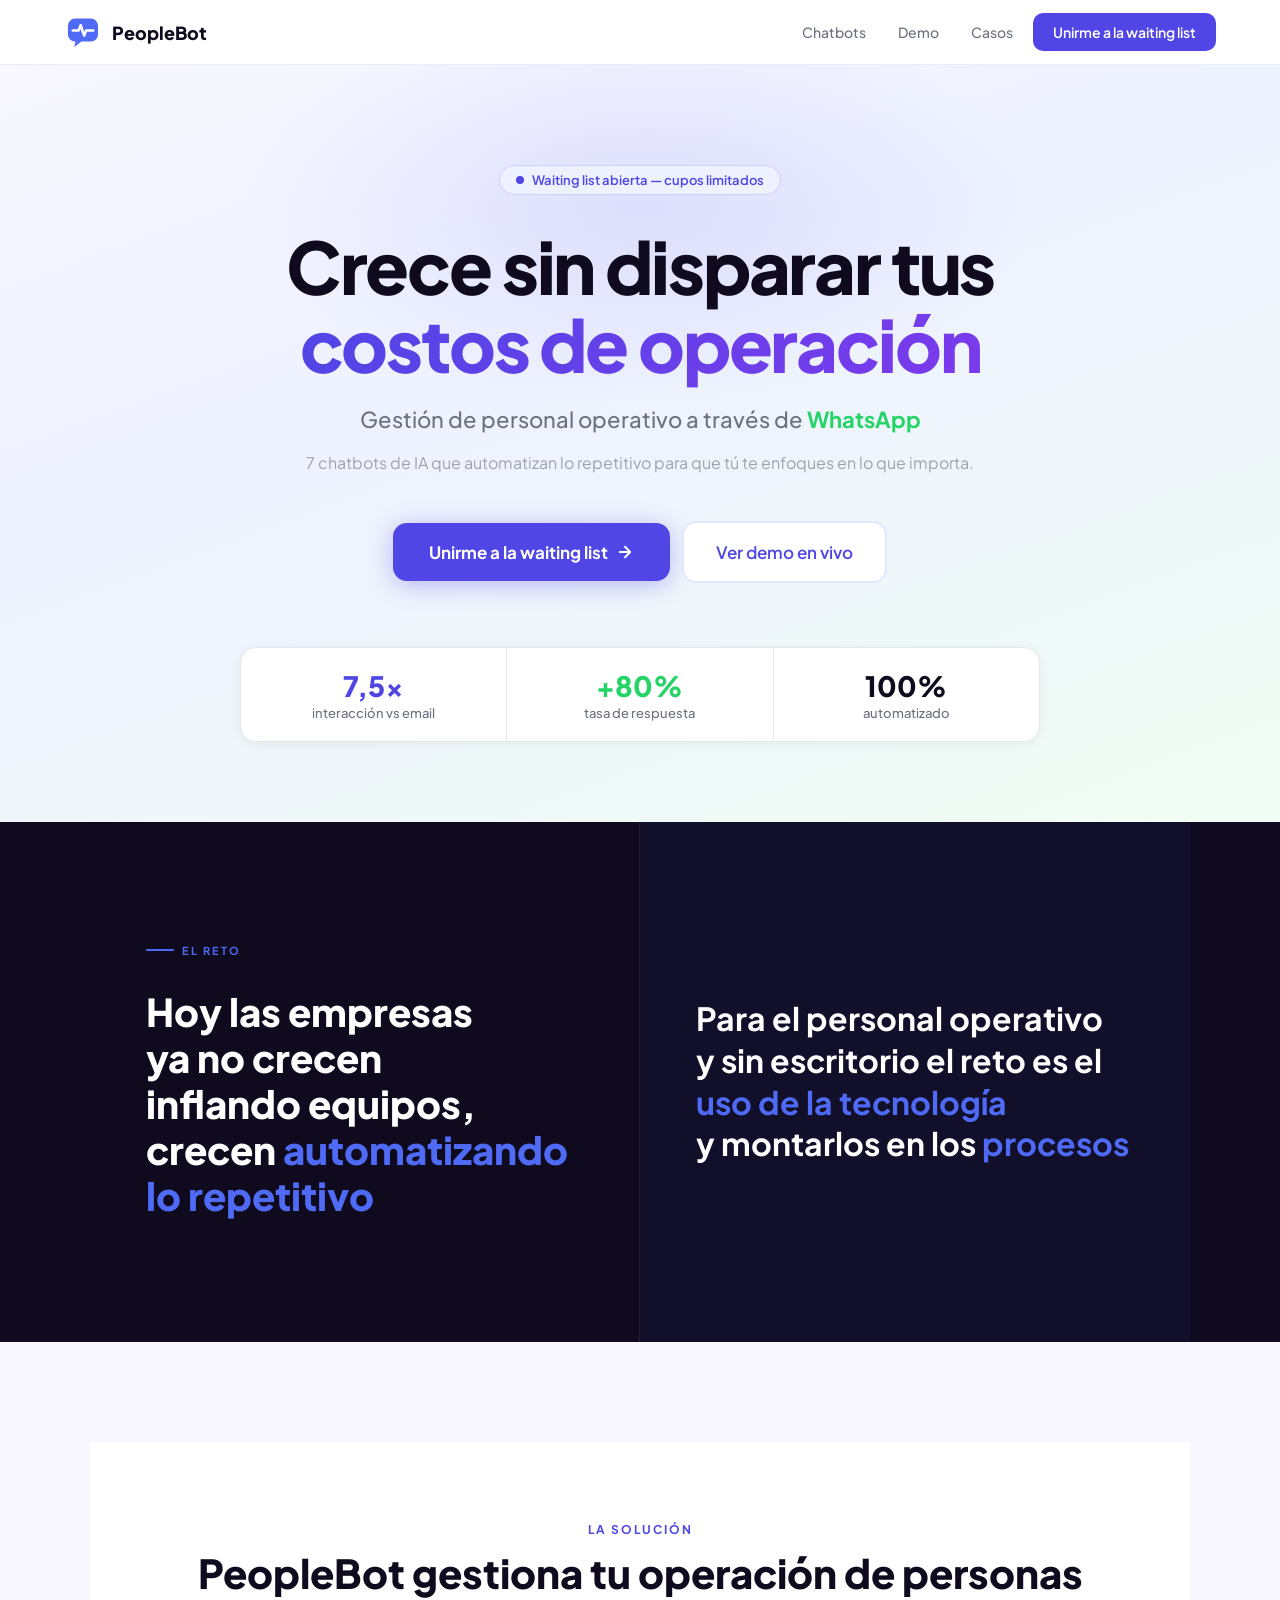
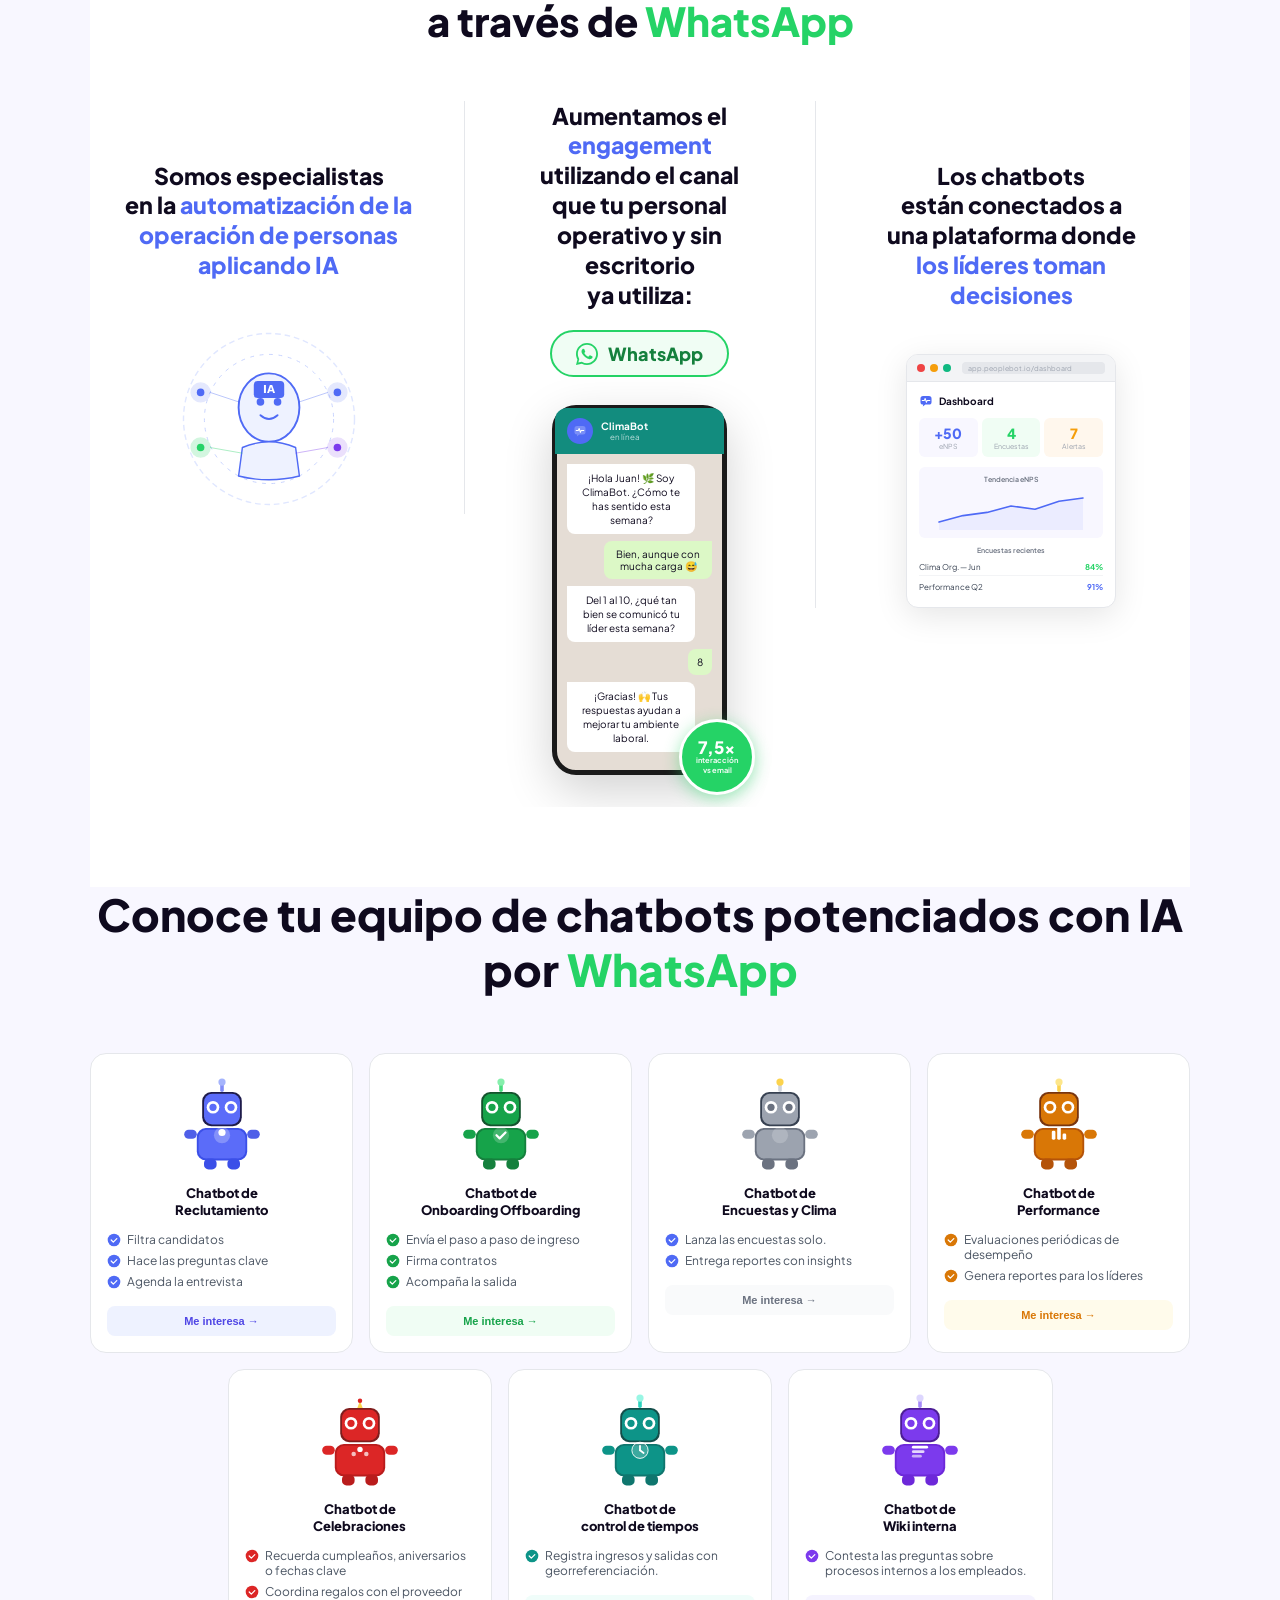
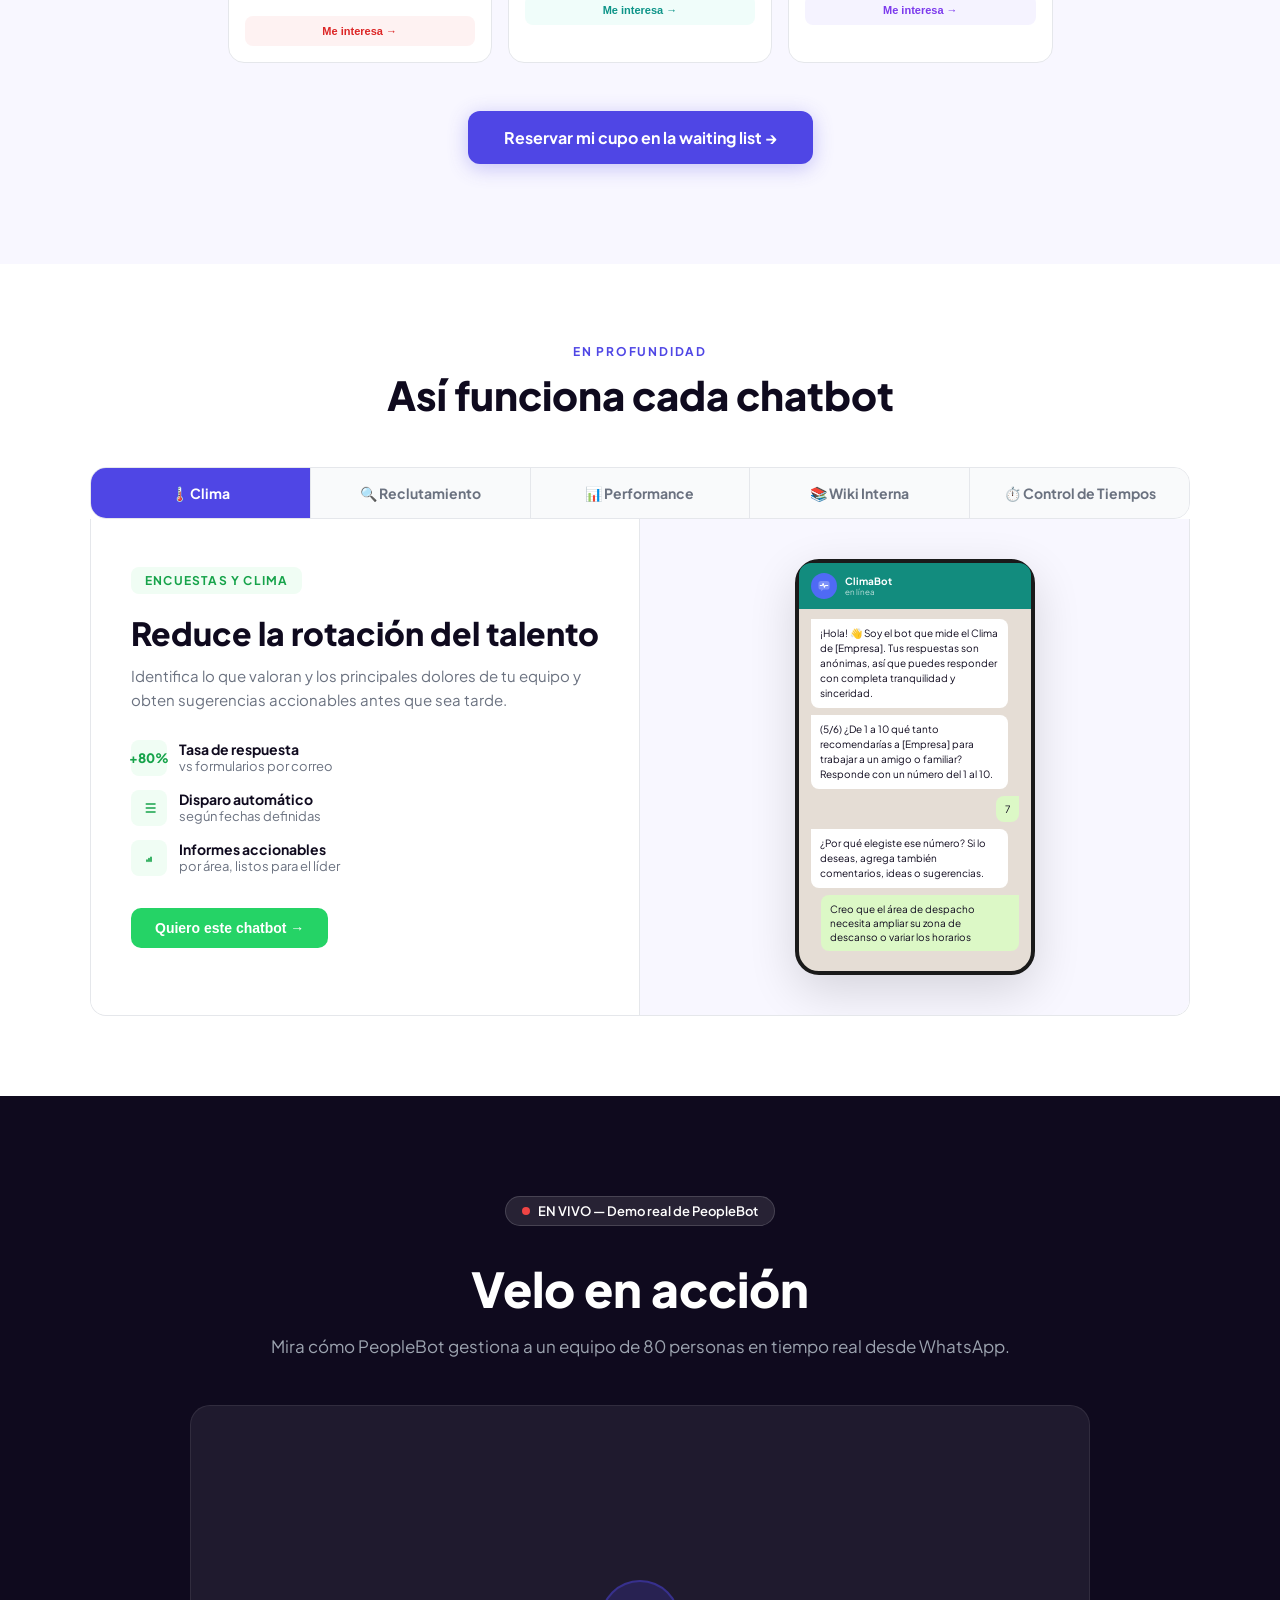
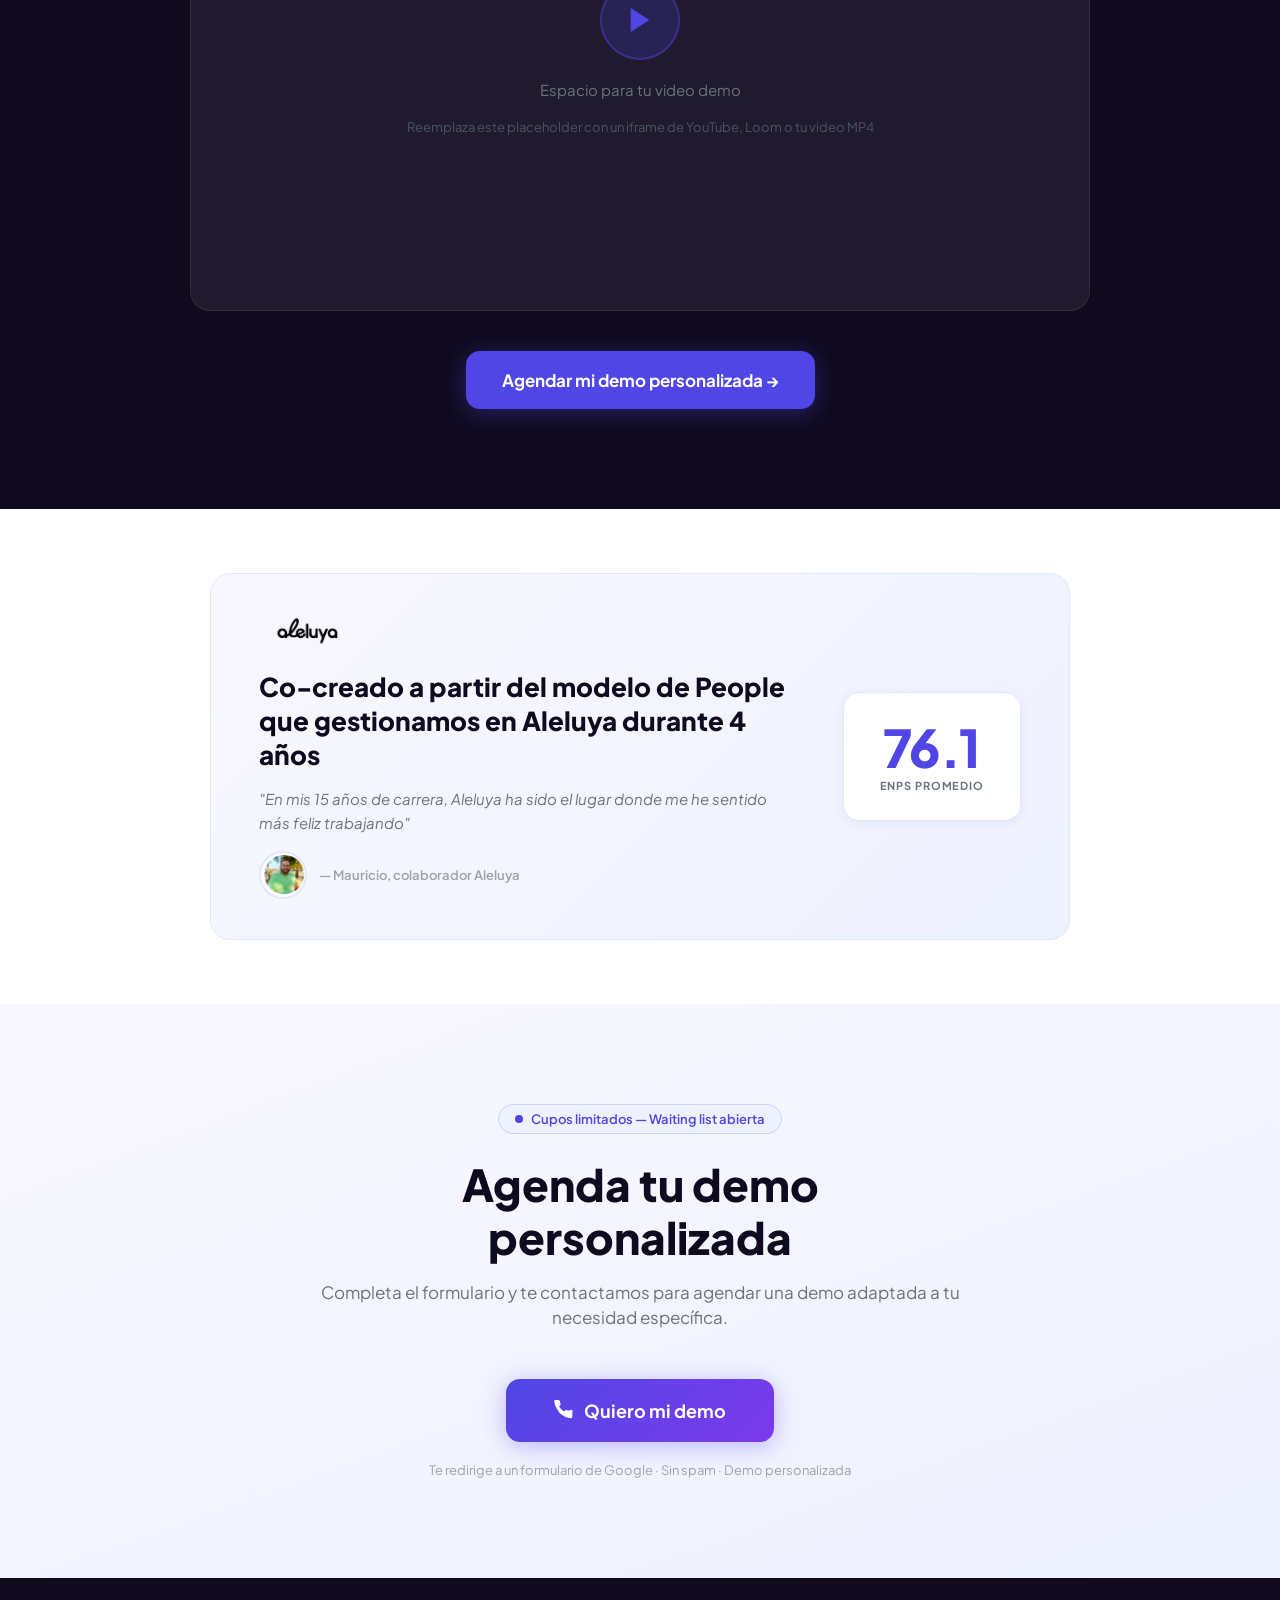
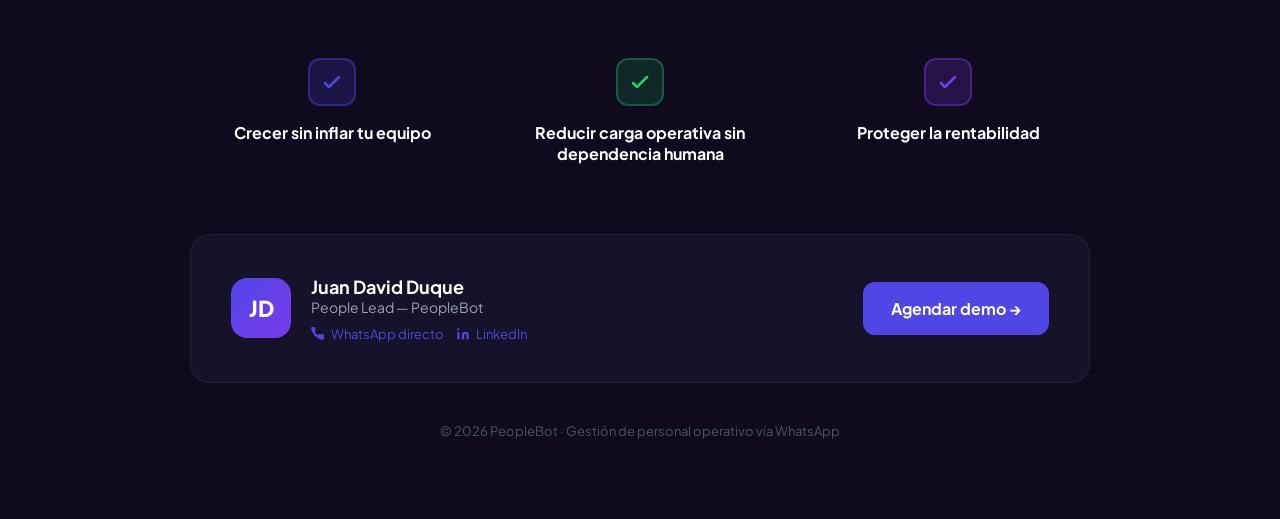
<file: uploads/PeopleBot landing page (Copy)/PeopleBot Landing.dc.html>
<script>
function showBot(idx) {
  for (var i = 0; i < 5; i++) {
    var tab = document.getElementById('tab-' + i);
    var panel = document.getElementById('panel-' + i);
    if (i === idx) {
      tab.style.background = '#4F46E5'; tab.style.color = '#fff';
      panel.style.display = 'grid';
    } else {
      tab.style.background = '#F9FAFB'; tab.style.color = '#6B7280';
      panel.style.display = 'none';
    }
  }
}
function toggleNav() {
  var m = document.getElementById('navMobile');
  m.style.display = m.style.display === 'flex' ? 'none' : 'flex';
}
function scrollToForm(botName) {
  var el = document.getElementById('waitlist');
  if (el) el.scrollIntoView({ behavior: 'smooth', block: 'start' });
  return false;
}
function selectBot(botName) {
  var el = document.getElementById('waitlist');
  if (el) el.scrollIntoView({ behavior: 'smooth', block: 'start' });
}
function goToStep2() {
  var nombre = document.getElementById('f-nombre').value.trim();
  var email = document.getElementById('f-email').value.trim();
  var tel = document.getElementById('f-telefono').value.trim();
  if (!nombre || !email || !tel) { alert('Por favor completa todos los campos.'); return; }
  document.getElementById('formStep1').style.display = 'none';
  var s2 = document.getElementById('formStep2');
  s2.style.display = 'flex';
}
function goToStep1() {
  document.getElementById('formStep2').style.display = 'none';
  document.getElementById('formStep1').style.display = 'flex';
}
function handleSubmit() {
  var btn = document.getElementById('submitBtn');
  btn.disabled = true;
  btn.style.opacity = '0.7';
  btn.textContent = 'Enviando...';
  setTimeout(function() {
    document.getElementById('formStep2').style.display = 'none';
    document.getElementById('formSuccess').style.display = 'block';
  }, 800);
}
</script>
</head>
<body>
<x-dc>
<template id="__bundler_thumbnail"><svg xmlns="http://www.w3.org/2000/svg" viewBox="0 0 120 80"><rect width="120" height="80" fill="#4F6AF5"/><rect x="15" y="18" width="90" height="44" rx="8" fill="#fff" opacity=".15"/><path d="M35 26 H85 A6 6 0 0 1 91 32 V42 A6 6 0 0 1 85 48 H55 L45 56 L46 48 H35 A6 6 0 0 1 29 42 V32 A6 6 0 0 1 35 26 Z" fill="#fff" opacity=".9"/><path d="M38 37 H48 L51 30 L57 44 L60 37 H70" fill="none" stroke="#4F6AF5" stroke-width="3" stroke-linecap="round" stroke-linejoin="round"/><text x="60" y="68" font-family="sans-serif" font-size="7" font-weight="bold" fill="#fff" text-anchor="middle">PeopleBot</text></svg></template>
<helmet>
  <title>PeopleBot — Gestión de personal operativo vía WhatsApp</title>
  <link rel="preconnect" href="https://fonts.googleapis.com">
  <link rel="preconnect" href="https://fonts.gstatic.com" crossorigin="anonymous">
  <link href="https://fonts.googleapis.com/css2?family=Plus+Jakarta+Sans:wght@400;500;600;700;800&amp;display=swap" rel="stylesheet">
  <style>
    *, *::before, *::after { box-sizing: border-box; margin: 0; padding: 0; }
    html { scroll-behavior: smooth; }
    body { font-family: 'Plus Jakarta Sans', sans-serif; background: #fff; color: #0F0A1E; -webkit-font-smoothing: antialiased; }
    @keyframes fadeUp { from { opacity:0; transform:translateY(24px); } to { opacity:1; transform:translateY(0); } }
    @keyframes pulse { 0%,100% { box-shadow: 0 0 0 0 rgba(37,211,102,.4); } 70% { box-shadow: 0 0 0 10px rgba(37,211,102,0); } }
    @keyframes float { 0%,100% { transform:translateY(0); } 50% { transform:translateY(-8px); } }
    @keyframes gradShift { 0%,100% { background-position:0% 50%; } 50% { background-position:100% 50%; } }
  </style>
<script>

function scrollToForm(botName) {
  if (botName) {
    var sel = document.getElementById('chatbotSelect');
    if (sel) sel.value = botName;
  }
  var el = document.getElementById('waitlist');
  if (el) {
    el.scrollIntoView({ behavior: 'smooth', block: 'start' });
  }
  return false;
}

function selectBot(botName) {
  var sel = document.getElementById('chatbotSelect');
  if (sel) sel.value = botName;
  var el = document.getElementById('waitlist');
  if (el) el.scrollIntoView({ behavior: 'smooth', block: 'start' });
}

function handleSubmit(event) {
  event.preventDefault();
  var form = document.getElementById('waitlistForm');
  var success = document.getElementById('formSuccess');
  var btn = document.getElementById('submitBtn');
  btn.disabled = true;
  btn.style.opacity = '0.7';
  btn.innerHTML = 'Enviando...';
  setTimeout(function() {
    form.style.display = 'none';
    success.style.display = 'block';
  }, 800);
}
</script>
<style>
  * { box-sizing: border-box; }

  @media (max-width: 768px) {
    /* ── NAV ── */
    #navLinks { display: none !important; }
    #navToggle { display: flex !important; }

    /* ── HERO ── */
    section[style*="padding:100px 24px 80px"] {
      padding: 64px 20px 48px !important;
    }
    .hero-ctas {
      flex-direction: column !important;
      width: 100% !important;
    }
    .hero-ctas a, .hero-ctas button {
      width: 100% !important;
      justify-content: center !important;
      font-size: 15px !important;
      padding: 16px 24px !important;
    }
    .stats-bar {
      flex-direction: column !important;
      margin-top: 40px !important;
    }
    .stats-bar > div {
      border-right: none !important;
      border-bottom: 1px solid #E5E7EB !important;
      padding: 16px 20px !important;
    }
    .stats-bar > div:last-child { border-bottom: none !important; }

    /* ── EL RETO ── */
    .reto-grid {
      grid-template-columns: 1fr !important;
      min-height: unset !important;
    }
    .reto-col {
      padding: 48px 24px !important;
      border-right: none !important;
      border-bottom: 1px solid rgba(255,255,255,.08) !important;
    }
    .reto-col:last-child { border-bottom: none !important; }
    .reto-text { max-width: 100% !important; height: auto !important; }

    /* ── PROPUESTA DE VALOR ── */
    .valor-grid {
      grid-template-columns: 1fr !important;
    }
    .valor-grid > div {
      padding: 32px 20px !important;
      border-right: none !important;
      border-bottom: 1px solid #E5E7EB !important;
    }
    .valor-grid > div:last-child { border-bottom: none !important; }

    /* ── 7 CHATBOTS GRID ── */
    #chatbots { padding: 60px 16px !important; }
    .bot-grid-main {
      grid-template-columns: 1fr 1fr !important;
    }
    .bot-grid-bottom {
      grid-template-columns: 1fr 1fr !important;
      max-width: 100% !important;
    }

    /* ── ACCORDION TABS ── */
    .accordion-tabs {
      overflow-x: auto !important;
      -webkit-overflow-scrolling: touch !important;
      scrollbar-width: none !important;
    }
    .accordion-tabs button {
      min-width: 130px !important;
      font-size: 12px !important;
      padding: 14px 10px !important;
      white-space: nowrap !important;
    }

    /* ── ACCORDION PANELS ── */
    .accordion-panel {
      grid-template-columns: 1fr !important;
    }
    .accordion-panel > div:first-child {
      padding: 32px 20px !important;
      border-right: none !important;
      border-bottom: 1px solid #E5E7EB !important;
    }
    .accordion-panel > div:last-child {
      padding: 32px 20px !important;
    }

    /* ── VIDEO DEMO ── */
    section[id="demo"] { padding: 60px 20px !important; }

    /* ── ALELUYA ── */
    .aleluya-metrics {
      grid-template-columns: 1fr !important;
    }
    .aleluya-metrics > div {
      border-right: none !important;
      border-bottom: 1px solid #E5E7EB !important;
      padding: 20px !important;
    }
    .aleluya-metrics > div:last-child { border-bottom: none !important; }

    /* ── WAITLIST FORM ── */
    #waitlist { padding: 60px 20px !important; }
    .form-grid {
      grid-template-columns: 1fr !important;
    }

    /* ── FOOTER ── */
    .footer-contact {
      flex-direction: column !important;
      align-items: center !important;
    }
    .footer-contact > div {
      width: 100% !important;
      max-width: 320px !important;
    }

    /* ── GENERAL ── */
    section { overflow-x: hidden !important; }
    [style*="max-width:1200px"], [style*="max-width:1100px"], [style*="max-width:1160px"] {
      padding-left: 20px !important;
      padding-right: 20px !important;
    }
  }
</style>
</helmet>

<!-- ═══ NAV ═══ -->
<nav style="position:sticky;top:0;z-index:100;background:rgba(255,255,255,.92);backdrop-filter:blur(12px);border-bottom:1px solid #EEEAF8;">
  <div style="max-width:1200px;margin:0 auto;padding:0 24px;height:64px;display:flex;align-items:center;justify-content:space-between;">
    <div style="display:flex;align-items:center;gap:10px;">
      <svg xmlns="http://www.w3.org/2000/svg" width="38" height="38" viewBox="0 0 96 96" role="img" aria-label="PeopleBot">
        <path d="M28 14 H68 A18 18 0 0 1 86 32 V54 A18 18 0 0 1 68 72 H44 L26 86 L29 72 H28 A18 18 0 0 1 10 54 V32 A18 18 0 0 1 28 14 Z" fill="#4F6AF5"></path>
        <path d="M22 44 H37 L42 31 L51 57 L56 44 H74" fill="none" stroke="#fff" stroke-width="6.5" stroke-linecap="round" stroke-linejoin="round"></path>
      </svg>
      <span style="font-weight:800;font-size:18px;color:#0F0A1E;">PeopleBot</span>
    </div>
    <!-- Desktop links -->
    <div id="navLinks" style="display:flex;align-items:center;gap:8px;">
      <a href="#chatbots" style="font-size:14px;font-weight:500;color:#6B7280;text-decoration:none;padding:8px 12px;border-radius:8px;" style-hover="color:#4F46E5">Chatbots</a>
      <a href="#demo" style="font-size:14px;font-weight:500;color:#6B7280;text-decoration:none;padding:8px 12px;border-radius:8px;" style-hover="color:#4F46E5">Demo</a>
      <a href="#caso" style="font-size:14px;font-weight:500;color:#6B7280;text-decoration:none;padding:8px 12px;border-radius:8px;" style-hover="color:#4F46E5">Casos</a>
      <a href="#waitlist" onclick="scrollToForm(null)" style="background:#4F46E5;color:#fff;font-size:14px;font-weight:600;padding:10px 20px;border-radius:10px;text-decoration:none;" style-hover="background:#4338CA">Unirme a la waiting list</a>
    </div>
    <!-- Hamburger -->
    <button id="navToggle" onclick="toggleNav()" style="display:none;background:none;border:none;cursor:pointer;padding:8px;flex-direction:column;gap:5px;" aria-label="Menú">
      <span style="width:22px;height:2px;background:#0F0A1E;border-radius:2px;display:block;"></span>
      <span style="width:22px;height:2px;background:#0F0A1E;border-radius:2px;display:block;"></span>
      <span style="width:22px;height:2px;background:#0F0A1E;border-radius:2px;display:block;"></span>
    </button>
  </div>
  <!-- Mobile dropdown -->
  <div id="navMobile" style="display:none;padding:16px 24px;border-top:1px solid #EEEAF8;background:#fff;flex-direction:column;gap:8px;">
    <a href="#chatbots" onclick="toggleNav()" style="font-size:15px;font-weight:500;color:#374151;text-decoration:none;padding:10px 0;border-bottom:1px solid #F3F4F6;display:block;">Chatbots</a>
    <a href="#demo" onclick="toggleNav()" style="font-size:15px;font-weight:500;color:#374151;text-decoration:none;padding:10px 0;border-bottom:1px solid #F3F4F6;display:block;">Demo</a>
    <a href="#caso" onclick="toggleNav()" style="font-size:15px;font-weight:500;color:#374151;text-decoration:none;padding:10px 0;border-bottom:1px solid #F3F4F6;display:block;">Casos</a>
    <a href="#waitlist" onclick="scrollToForm(null);toggleNav();" style="background:#4F46E5;color:#fff;font-size:15px;font-weight:600;padding:12px 20px;border-radius:10px;text-decoration:none;text-align:center;display:block;margin-top:4px;">Unirme a la waiting list</a>
  </div>
</nav>
<!-- ═══ HERO ═══ -->
<section style="background:linear-gradient(160deg,#F8F7FF 0%,#EEF2FF 40%,#F0FDF4 100%);padding:100px 24px 80px;text-align:center;position:relative;overflow:hidden;">
  <div style="position:absolute;top:-60px;left:50%;transform:translateX(-50%);width:800px;height:400px;background:radial-gradient(ellipse,rgba(79,70,229,.12) 0%,transparent 70%);pointer-events:none;"></div>
  <div style="max-width:800px;margin:0 auto;position:relative;animation:fadeUp .7s both;">
    <div style="display:inline-flex;align-items:center;gap:8px;background:#EEF2FF;border:1px solid #C7D2FE;border-radius:100px;padding:6px 16px;margin-bottom:32px;">
      <div style="width:8px;height:8px;background:#4F46E5;border-radius:50%;animation:pulse 2s infinite;"></div>
      <span style="font-size:13px;font-weight:600;color:#4F46E5;">Waiting list abierta — cupos limitados</span>
    </div>
    <h1 style="font-size:clamp(40px,6vw,72px);font-weight:800;line-height:1.08;letter-spacing:-.03em;color:#0F0A1E;margin-bottom:20px;">Crece sin disparar tus<br><span style="background:linear-gradient(135deg,#4F46E5,#7C3AED);-webkit-background-clip:text;-webkit-text-fill-color:transparent;background-clip:text;">costos de operación</span></h1>
    <p style="font-size:clamp(18px,2.5vw,22px);color:#6B7280;line-height:1.5;margin-bottom:16px;font-weight:500;">Gestión de personal operativo a través de <span style="color:#25D366;font-weight:700;">WhatsApp</span></p>
    <p style="font-size:16px;color:#9CA3AF;margin-bottom:48px;">7 chatbots de IA que automatizan lo repetitivo para que tú te enfoques en lo que importa.</p>
    <div style="display:flex;align-items:center;justify-content:center;gap:12px;flex-wrap:wrap;" class="hero-ctas">
      <a href="#waitlist" onclick="scrollToForm(null)" style="background:#4F46E5;color:#fff;font-size:17px;font-weight:700;padding:18px 36px;border-radius:14px;text-decoration:none;display:inline-flex;align-items:center;gap:8px;transition:transform .2s,box-shadow .2s;box-shadow:0 4px 24px rgba(79,70,229,.35);" style-hover="transform:translateY(-2px);box-shadow:0 8px 32px rgba(79,70,229,.4)">
        Unirme a la waiting list
        <svg width="18" height="18" viewBox="0 0 24 24" fill="none"><path d="M5 12h14M12 5l7 7-7 7" stroke="currentColor" stroke-width="2.5" stroke-linecap="round" stroke-linejoin="round"></path></svg>
      </a>
      <a href="#demo" style="background:#fff;color:#4F46E5;font-size:17px;font-weight:600;padding:18px 32px;border-radius:14px;text-decoration:none;border:2px solid #E0E7FF;transition:border-color .2s;" style-hover="border-color:#4F46E5">Ver demo en vivo</a>
    </div>
    <!-- Stats bar -->
    <div style="display:flex;justify-content:center;gap:0;margin-top:64px;background:#fff;border:1px solid #E5E7EB;border-radius:16px;overflow:hidden;box-shadow:0 2px 12px rgba(0,0,0,.06);" class="stats-bar">
      <div style="flex:1;padding:20px 24px;text-align:center;border-right:1px solid #E5E7EB;">
        <div style="font-size:28px;font-weight:800;color:#4F46E5;">7,5x</div>
        <div style="font-size:13px;color:#6B7280;font-weight:500;margin-top:2px;">interacción vs email</div>
      </div>
      <div style="flex:1;padding:20px 24px;text-align:center;border-right:1px solid #E5E7EB;">
        <div style="font-size:28px;font-weight:800;color:#25D366;">+80%</div>
        <div style="font-size:13px;color:#6B7280;font-weight:500;margin-top:2px;">tasa de respuesta</div>
      </div>
      
      <div style="flex:1;padding:20px 24px;text-align:center;">
        <div style="font-size:28px;font-weight:800;color:#0F0A1E;">100%</div>
        <div style="font-size:13px;color:#6B7280;font-weight:500;margin-top:2px;">automatizado</div>
      </div>
    </div>
  </div>
</section>

<!-- ═══ EL RETO ═══ -->
<section style="padding:0 24px;background:#0F0A1E;">
  <div style="max-width:1100px;margin:0 auto;display:grid;grid-template-columns:1fr 1fr;min-height:520px;" class="reto-grid">

    <!-- Statement 1 -->
    <div style="padding:80px 56px;border-right:1px solid rgba(255,255,255,.08);display:flex;flex-direction:column;justify-content:center;" class="reto-col">
      <div style="display:inline-flex;align-items:center;gap:8px;margin-bottom:32px;">
        <div style="width:28px;height:2px;background:#4F6AF5;border-radius:2px;"></div>
        <span style="font-size:11px;font-weight:700;letter-spacing:.18em;color:#4F6AF5;text-transform:uppercase;">El reto</span>
      </div>
      <p style="font-size:clamp(26px,3vw,40px);font-weight:800;color:#fff;line-height:1.2;">
        Hoy las empresas<br>ya no crecen<br>inflando equipos,<br>crecen
        <span style="color:#4F6AF5;"> automatizando<br>lo repetitivo</span>
      </p>
    </div>

    <!-- Statement 2 -->
    <div style="padding:80px 56px;display:flex;flex-direction:column;justify-content:center;background:rgba(79,106,245,.06);" class="reto-col">
      
      <p style="font-size: clamp(22px,2.5vw,34px); font-weight: 700; color: #fff; line-height: 1.3; max-width:100%;" class="reto-text">
        Para el personal operativo<br>y sin escritorio el reto es el
        <span style="color: rgb(79, 106, 245);"> uso de la tecnología</span><br>
        y montarlos en los
        <span style="color: rgb(79, 106, 245);"> procesos</span>
      </p>
    </div>

  </div>
</section>

<!-- ═══ PROPUESTA DE VALOR ═══ -->


<!-- ═══ 7 CHATBOTS GRID ═══ -->
<section id="chatbots" style="padding:100px 24px;background:#F8F7FF;">
  <div style="max-width:1100px;margin:0 auto;">
    <section style="padding:80px 24px;background:#fff;overflow:hidden;">
  
<div style="max-width:1160px;margin:0 auto;">
    <div style="text-align:center;margin-bottom:56px;">
      <p style="font-size:12px;font-weight:700;letter-spacing:.15em;color:#4F46E5;text-transform:uppercase;margin-bottom:12px;">La solución</p>
      <h2 style="font-size:clamp(28px,3.5vw,40px);font-weight:800;color:#0F0A1E;line-height:1.2;">PeopleBot gestiona tu operación de personas<br>a través de <span style="color:#25D366;">WhatsApp</span></h2>
    </div>
    <div style="display:grid;grid-template-columns:1fr 1fr 1fr;gap:0;align-items:start;" class="valor-grid">

      <!-- Col 1: IA -->
      <div style="padding:0 40px 0 0;border-right:1px solid #E5E7EB;display:flex;flex-direction:column;align-items:center;text-align:center;padding-top:60px;">
        <p style="font-size:clamp(18px,1.8vw,24px);font-weight:800;color:#0F0A1E;line-height:1.3;margin-bottom:44px;">Somos especialistas<br>en la <span style="color:#4F6AF5;">automatización de la<br>operación de personas<br>aplicando IA</span></p>
        <div style="width:190px;height:190px;position:relative;display:flex;align-items:center;justify-content:center;">
          <svg viewBox="0 0 200 200" width="190" height="190" fill="none" xmlns="http://www.w3.org/2000/svg">
            <circle cx="100" cy="100" r="90" stroke="#E0E7FF" stroke-width="1.5" stroke-dasharray="6 4"></circle>
            <circle cx="100" cy="100" r="68" stroke="#C7D2FE" stroke-width="1" stroke-dasharray="4 6"></circle>
            <ellipse cx="100" cy="88" rx="32" ry="36" fill="#EEF2FF" stroke="#4F6AF5" stroke-width="2"></ellipse>
            <circle cx="91" cy="82" r="4" fill="#4F6AF5"></circle>
            <circle cx="109" cy="82" r="4" fill="#4F6AF5"></circle>
            <path d="M91 96 Q100 104 109 96" stroke="#4F6AF5" stroke-width="2" stroke-linecap="round" fill="none"></path>
            <path d="M72 130 Q100 118 128 130 L132 160 Q100 168 68 160Z" fill="#EEF2FF" stroke="#4F6AF5" stroke-width="1.5"></path>
            <circle cx="28" cy="72" r="10" fill="#4F6AF5" opacity=".15" stroke="#4F6AF5" stroke-width="1.5"></circle>
            <circle cx="28" cy="72" r="4" fill="#4F6AF5"></circle>
            <line x1="38" y1="72" x2="68" y2="82" stroke="#4F6AF5" stroke-width="1" opacity=".4"></line>
            <circle cx="172" cy="72" r="10" fill="#4F6AF5" opacity=".15" stroke="#4F6AF5" stroke-width="1.5"></circle>
            <circle cx="172" cy="72" r="4" fill="#4F6AF5"></circle>
            <line x1="162" y1="72" x2="132" y2="82" stroke="#4F6AF5" stroke-width="1" opacity=".4"></line>
            <circle cx="28" cy="130" r="10" fill="#25D366" opacity=".2" stroke="#25D366" stroke-width="1.5"></circle>
            <circle cx="28" cy="130" r="4" fill="#25D366"></circle>
            <line x1="38" y1="130" x2="72" y2="136" stroke="#25D366" stroke-width="1" opacity=".4"></line>
            <circle cx="172" cy="130" r="10" fill="#7C3AED" opacity=".15" stroke="#7C3AED" stroke-width="1.5"></circle>
            <circle cx="172" cy="130" r="4" fill="#7C3AED"></circle>
            <line x1="162" y1="130" x2="128" y2="136" stroke="#7C3AED" stroke-width="1" opacity=".4"></line>
            <rect x="84" y="60" width="32" height="18" rx="4" fill="#4F6AF5"></rect>
            <text x="100" y="73" font-family="system-ui" font-weight="700" font-size="11" fill="white" text-anchor="middle">IA</text>
          </svg>
        </div>
      </div><div style="padding:0 40px;display:flex;flex-direction:column;align-items:center;text-align:center;overflow:hidden;padding-bottom:32px;">
        <p style="font-size:clamp(18px,1.8vw,24px);font-weight:800;color:#0F0A1E;line-height:1.3;margin-bottom:20px;">Aumentamos el<br><span style="color: rgb(79, 106, 245);">engagement</span><br>utilizando el canal<br>que tu personal operativo y sin escritorio<br>ya utiliza:</p>
        <div style="display:inline-flex;align-items:center;gap:10px;background:#F0FDF4;border:2px solid #25D366;border-radius:100px;padding:10px 24px;margin-bottom:28px;">
          <svg width="22" height="22" viewBox="0 0 24 24" fill="#25D366"><path d="M17.472 14.382c-.297-.149-1.758-.867-2.03-.967-.273-.099-.471-.148-.67.15-.197.297-.767.966-.94 1.164-.173.199-.347.223-.644.075-.297-.15-1.255-.463-2.39-1.475-.883-.788-1.48-1.761-1.653-2.059-.173-.297-.018-.458.13-.606.134-.133.298-.347.446-.52.149-.174.198-.298.298-.497.099-.198.05-.371-.025-.52-.075-.149-.669-1.612-.916-2.207-.242-.579-.487-.5-.669-.51-.173-.008-.371-.01-.57-.01-.198 0-.52.074-.792.372-.272.297-1.04 1.016-1.04 2.479 0 1.462 1.065 2.875 1.213 3.074.149.198 2.096 3.2 5.077 4.487.709.306 1.262.489 1.694.625.712.227 1.36.195 1.871.118.571-.085 1.758-.719 2.006-1.413.248-.694.248-1.289.173-1.413-.074-.124-.272-.198-.57-.347z"></path><path d="M12 0C5.373 0 0 5.373 0 12c0 2.14.563 4.144 1.535 5.875L0 24l6.297-1.499A11.946 11.946 0 0012 24c6.627 0 12-5.373 12-12S18.627 0 12 0zm0 22c-1.891 0-3.659-.504-5.191-1.383l-.371-.22-3.86.92.978-3.763-.241-.389A9.936 9.936 0 012 12c0-5.514 4.486-10 10-10s10 4.486 10 10-4.486 10-10 10z"></path></svg>
          <span style="font-size:18px;font-weight:800;color:#15803D;">WhatsApp</span>
        </div>
        <div style="position:relative;display:inline-block;">
          <div style="width:175px;background:#E5DDD5;border-radius:24px;padding:10px;box-shadow:0 16px 48px rgba(0,0,0,.18);border:5px solid #1a1a1a;">
            <div style="background:#128C7E;border-radius:12px 12px 0 0;padding:10px 12px;display:flex;align-items:center;gap:8px;margin:-12px -12px 0;">
              <div style="width:26px;height:26px;background:#4F6AF5;border-radius:50%;display:flex;align-items:center;justify-content:center;">
                <svg xmlns="http://www.w3.org/2000/svg" width="14" height="14" viewBox="0 0 96 96"><path d="M28 14 H68 A18 18 0 0 1 86 32 V54 A18 18 0 0 1 68 72 H44 L26 86 L29 72 H28 A18 18 0 0 1 10 54 V32 A18 18 0 0 1 28 14 Z" fill="rgba(255,255,255,.25)"></path><path d="M22 44 H37 L42 31 L51 57 L56 44 H74" fill="none" stroke="#fff" stroke-width="7" stroke-linecap="round" stroke-linejoin="round"></path></svg>
              </div>
              <div><div style="font-size:10px;font-weight:700;color:#fff;">ClimaBot</div><div style="font-size:8px;color:rgba(255,255,255,.7);">en línea</div></div>
            </div>
            <div style="margin-top:10px;display:flex;flex-direction:column;gap:7px;padding-bottom:8px;">
              <div style="background:#fff;border-radius:0 8px 8px 8px;padding:7px 9px;max-width:88%;"><p style="font-size:10px;color:#0F0A1E;line-height:1.4;">¡Hola Juan! 🌿 Soy ClimaBot. ¿Cómo te has sentido esta semana?</p></div>
              <div style="background:#DCF8C6;border-radius:8px 0 8px 8px;padding:7px 9px;max-width:75%;align-self:flex-end;"><p style="font-size:10px;color:#0F0A1E;">Bien, aunque con mucha carga 😅</p></div>
              <div style="background:#fff;border-radius:0 8px 8px 8px;padding:7px 9px;max-width:88%;"><p style="font-size:10px;color:#0F0A1E;line-height:1.4;">Del 1 al 10, ¿qué tan bien se comunicó tu líder esta semana?</p></div>
              <div style="background:#DCF8C6;border-radius:8px 0 8px 8px;padding:7px 9px;max-width:30%;align-self:flex-end;"><p style="font-size:10px;color:#0F0A1E;">8</p></div>
              <div style="background:#fff;border-radius:0 8px 8px 8px;padding:7px 9px;max-width:88%;"><p style="font-size:10px;color:#0F0A1E;line-height:1.4;">¡Gracias! 🙌 Tus respuestas ayudan a mejorar tu ambiente laboral.</p></div>
            </div>
          </div>
          <div style="position:absolute;bottom:-20px;right:-28px;width:76px;height:76px;background:#25D366;border-radius:50%;display:flex;flex-direction:column;align-items:center;justify-content:center;box-shadow:0 4px 16px rgba(37,211,102,.45);border:3px solid #fff;">
            <span style="font-size:17px;font-weight:900;color:#fff;line-height:1;">7,5x</span>
            <span style="font-size:7.5px;font-weight:700;color:rgba(255,255,255,.9);text-align:center;line-height:1.3;">interacción<br>vs email</span>
          </div>
        </div>
      </div>

      <!-- Col 2: WhatsApp central dominante -->
      

      <!-- Col 3: Dashboard -->
      <div style="padding:60px 0 0 40px;border-left:1px solid #E5E7EB;display:flex;flex-direction:column;align-items:center;text-align:center;">
        <p style="font-size:clamp(18px,1.8vw,24px);font-weight:800;color:#0F0A1E;line-height:1.3;margin-bottom:44px;">Los chatbots<br>están conectados a<br>una plataforma donde<br><span style="color:#4F6AF5;">los líderes toman<br>decisiones</span></p>
        <div style="width:210px;background:#fff;border-radius:12px;border:1.5px solid #E5E7EB;overflow:hidden;box-shadow:0 8px 32px rgba(0,0,0,.1);">
          <div style="background:#F3F4F6;padding:7px 10px;display:flex;align-items:center;gap:5px;border-bottom:1px solid #E5E7EB;">
            <div style="width:8px;height:8px;border-radius:50%;background:#EF4444;"></div>
            <div style="width:8px;height:8px;border-radius:50%;background:#F59E0B;"></div>
            <div style="width:8px;height:8px;border-radius:50%;background:#10B981;"></div>
            <div style="flex:1;background:#E5E7EB;border-radius:4px;height:12px;margin-left:6px;display:flex;align-items:center;padding:0 6px;"><span style="font-size:7px;color:#9CA3AF;">app.peoplebot.io/dashboard</span></div>
          </div>
          <div style="padding:12px;">
            <div style="display:flex;align-items:center;gap:6px;margin-bottom:10px;">
              <svg xmlns="http://www.w3.org/2000/svg" width="14" height="14" viewBox="0 0 96 96"><path d="M28 14 H68 A18 18 0 0 1 86 32 V54 A18 18 0 0 1 68 72 H44 L26 86 L29 72 H28 A18 18 0 0 1 10 54 V32 A18 18 0 0 1 28 14 Z" fill="#4F6AF5"></path><path d="M22 44 H37 L42 31 L51 57 L56 44 H74" fill="none" stroke="#fff" stroke-width="7" stroke-linecap="round" stroke-linejoin="round"></path></svg>
              <span style="font-size:10px;font-weight:700;color:#0F0A1E;">Dashboard</span>
            </div>
            <div style="display:grid;grid-template-columns:1fr 1fr 1fr;gap:4px;margin-bottom:10px;">
              <div style="background:#F8F7FF;border-radius:6px;padding:6px;text-align:center;"><div style="font-size:14px;font-weight:800;color:#4F6AF5;">+50</div><div style="font-size:7px;color:#9CA3AF;">eNPS</div></div>
              <div style="background:#F0FDF4;border-radius:6px;padding:6px;text-align:center;"><div style="font-size:14px;font-weight:800;color:#25D366;">4</div><div style="font-size:7px;color:#9CA3AF;">Encuestas</div></div>
              <div style="background:#FFF7ED;border-radius:6px;padding:6px;text-align:center;"><div style="font-size:14px;font-weight:800;color:#F59E0B;">7</div><div style="font-size:7px;color:#9CA3AF;">Alertas</div></div>
            </div>
            <div style="background:#F8F7FF;border-radius:6px;padding:8px;margin-bottom:8px;">
              <div style="font-size:7px;color:#6B7280;margin-bottom:6px;font-weight:600;">Tendencia eNPS</div>
              <svg viewBox="0 0 180 50" width="100%" height="40">
                <polyline points="0,40 30,32 60,28 90,20 120,24 150,14 180,10" fill="none" stroke="#4F6AF5" stroke-width="2" stroke-linecap="round" stroke-linejoin="round"></polyline>
                <polyline points="0,40 30,32 60,28 90,20 120,24 150,14 180,10 180,50 0,50" fill="rgba(79,106,245,.08)"></polyline>
              </svg>
            </div>
            <div style="font-size:7px;color:#6B7280;font-weight:600;margin-bottom:4px;">Encuestas recientes</div>
            <div style="display:flex;flex-direction:column;gap:3px;">
              <div style="display:flex;justify-content:space-between;padding:3px 0;border-bottom:1px solid #F3F4F6;"><span style="font-size:8px;color:#374151;">Clima Org. — Jun</span><span style="font-size:8px;font-weight:700;color:#25D366;">84%</span></div>
              <div style="display:flex;justify-content:space-between;padding:3px 0;"><span style="font-size:8px;color:#374151;">Performance Q2</span><span style="font-size:8px;font-weight:700;color:#4F6AF5;">91%</span></div>
            </div>
          </div>
        </div>
      </div>

    </div>
  </div></section><div style="text-align:center;margin-bottom:56px;">
      <h2 style="font-size:clamp(26px,3.5vw,44px);font-weight:800;color:#0F0A1E;line-height:1.25;margin-bottom:8px;">Conoce tu equipo de chatbots potenciados con IA<br />por <span style="color:#25D366;">WhatsApp</span></h2>
    </div>
    <!-- Bot cards grid — 2 filas: 4 arriba + 3 abajo centradas -->
    <div style="display:grid;grid-template-columns:repeat(4,1fr);gap:16px;margin-bottom:48px;">

      <!-- 1. Reclutamiento — blue robot -->
      <div style="background:#fff;border-radius:16px;padding:20px 16px 16px;border:1px solid #E5E7EB;display:flex;flex-direction:column;align-items:center;text-align:center;transition:box-shadow .2s,transform .2s;" style-hover="box-shadow:0 8px 24px rgba(79,70,229,.12);transform:translateY(-4px)">
        <svg xmlns="http://www.w3.org/2000/svg" viewBox="0 0 100 110" style="width:90px;height:99px;display:block;margin:0 auto 12px;"><rect x="48" y="10" width="4" height="10" rx="2" fill="#818CF8"></rect><circle cx="50" cy="9" r="4" fill="#A5B4FC"></circle><rect x="28" y="20" width="44" height="38" rx="10" fill="#1E1B4B"></rect><rect x="30" y="22" width="40" height="34" rx="9" fill="#5B6CF9"></rect><circle cx="40" cy="37" r="7" fill="white"></circle><circle cx="60" cy="37" r="7" fill="white"></circle><circle cx="40" cy="37" r="4" fill="#5B6CF9"></circle><circle cx="60" cy="37" r="4" fill="#5B6CF9"></circle><rect x="22" y="60" width="56" height="36" rx="10" fill="#3B4FE8"></rect><rect x="24" y="62" width="52" height="32" rx="9" fill="#5B6CF9"></rect><circle cx="50" cy="68" r="9" fill="rgba(255,255,255,.25)"></circle><circle cx="50" cy="65" r="4" fill="white"></circle><rect x="8" y="62" width="14" height="10" rx="5" fill="#4F5FE8"></rect><rect x="78" y="62" width="14" height="10" rx="5" fill="#4F5FE8"></rect><rect x="30" y="94" width="14" height="12" rx="5" fill="#3B4FE8"></rect><rect x="56" y="94" width="14" height="12" rx="5" fill="#3B4FE8"></rect></svg>
        <h3 style="font-size:13px;font-weight:800;color:#0F0A1E;margin-bottom:10px;line-height:1.3;">Chatbot de<br>Reclutamiento</h3>
        <ul style="list-style:none;width:100%;margin-bottom:14px;">
          <li style="font-size:12px;color:#4B5563;padding:3px 0;display:flex;align-items:flex-start;gap:6px;text-align:left;"><svg width="14" height="14" viewBox="0 0 20 20" fill="none" style="min-width:14px;margin-top:1px;"><circle cx="10" cy="10" r="9" fill="#4F6AF5"></circle><path d="M6 10l3 3 5-5" stroke="white" stroke-width="1.8" stroke-linecap="round" stroke-linejoin="round"></path></svg>Filtra candidatos</li>
          <li style="font-size:12px;color:#4B5563;padding:3px 0;display:flex;align-items:flex-start;gap:6px;text-align:left;"><svg width="14" height="14" viewBox="0 0 20 20" fill="none" style="min-width:14px;margin-top:1px;"><circle cx="10" cy="10" r="9" fill="#4F6AF5"></circle><path d="M6 10l3 3 5-5" stroke="white" stroke-width="1.8" stroke-linecap="round" stroke-linejoin="round"></path></svg>Hace las preguntas clave</li>
          <li style="font-size:12px;color:#4B5563;padding:3px 0;display:flex;align-items:flex-start;gap:6px;text-align:left;"><svg width="14" height="14" viewBox="0 0 20 20" fill="none" style="min-width:14px;margin-top:1px;"><circle cx="10" cy="10" r="9" fill="#4F6AF5"></circle><path d="M6 10l3 3 5-5" stroke="white" stroke-width="1.8" stroke-linecap="round" stroke-linejoin="round"></path></svg>Agenda la entrevista</li>
        </ul>
        <button onclick="selectBot('Reclutamiento')" style="width:100%;background:#EEF2FF;color:#4F46E5;font-size:11px;font-weight:700;padding:9px;border-radius:8px;border:none;cursor:pointer;transition:background .2s;" style-hover="background:#4F46E5;color:#fff">Me interesa →</button>
      </div>

      <!-- 2. Onboarding — green robot -->
      <div style="background:#fff;border-radius:16px;padding:20px 16px 16px;border:1px solid #E5E7EB;display:flex;flex-direction:column;align-items:center;text-align:center;transition:box-shadow .2s,transform .2s;" style-hover="box-shadow:0 8px 24px rgba(37,211,102,.12);transform:translateY(-4px)">
        <svg xmlns="http://www.w3.org/2000/svg" viewBox="0 0 100 110" style="width:90px;height:99px;display:block;margin:0 auto 12px;"><rect x="48" y="10" width="4" height="10" rx="2" fill="#4ADE80"></rect><circle cx="50" cy="9" r="4" fill="#86EFAC"></circle><rect x="28" y="20" width="44" height="38" rx="10" fill="#14532D"></rect><rect x="30" y="22" width="40" height="34" rx="9" fill="#16A34A"></rect><circle cx="40" cy="37" r="7" fill="white"></circle><circle cx="60" cy="37" r="7" fill="white"></circle><circle cx="40" cy="37" r="4" fill="#16A34A"></circle><circle cx="60" cy="37" r="4" fill="#16A34A"></circle><rect x="22" y="60" width="56" height="36" rx="10" fill="#15803D"></rect><rect x="24" y="62" width="52" height="32" rx="9" fill="#16A34A"></rect><circle cx="50" cy="68" r="9" fill="rgba(255,255,255,.2)"></circle><path d="M45 68 l3.5 3.5 6.5-6.5" stroke="white" stroke-width="2.5" stroke-linecap="round" stroke-linejoin="round" fill="none"></path><rect x="8" y="62" width="14" height="10" rx="5" fill="#16A34A"></rect><rect x="78" y="62" width="14" height="10" rx="5" fill="#16A34A"></rect><rect x="30" y="94" width="14" height="12" rx="5" fill="#15803D"></rect><rect x="56" y="94" width="14" height="12" rx="5" fill="#15803D"></rect></svg>
        <h3 style="font-size:13px;font-weight:800;color:#0F0A1E;margin-bottom:10px;line-height:1.3;">Chatbot de<br>Onboarding Offboarding</h3>
        <ul style="list-style:none;width:100%;margin-bottom:14px;">
          <li style="font-size:12px;color:#4B5563;padding:3px 0;display:flex;align-items:flex-start;gap:6px;text-align:left;"><svg width="14" height="14" viewBox="0 0 20 20" fill="none" style="min-width:14px;margin-top:1px;"><circle cx="10" cy="10" r="9" fill="#16A34A"></circle><path d="M6 10l3 3 5-5" stroke="white" stroke-width="1.8" stroke-linecap="round" stroke-linejoin="round"></path></svg>Envía el paso a paso de ingreso</li>
          <li style="font-size:12px;color:#4B5563;padding:3px 0;display:flex;align-items:flex-start;gap:6px;text-align:left;"><svg width="14" height="14" viewBox="0 0 20 20" fill="none" style="min-width:14px;margin-top:1px;"><circle cx="10" cy="10" r="9" fill="#16A34A"></circle><path d="M6 10l3 3 5-5" stroke="white" stroke-width="1.8" stroke-linecap="round" stroke-linejoin="round"></path></svg>Firma contratos</li>
          <li style="font-size:12px;color:#4B5563;padding:3px 0;display:flex;align-items:flex-start;gap:6px;text-align:left;"><svg width="14" height="14" viewBox="0 0 20 20" fill="none" style="min-width:14px;margin-top:1px;"><circle cx="10" cy="10" r="9" fill="#16A34A"></circle><path d="M6 10l3 3 5-5" stroke="white" stroke-width="1.8" stroke-linecap="round" stroke-linejoin="round"></path></svg>Acompaña la salida</li>
        </ul>
        <button onclick="selectBot('Onboarding/Offboarding')" style="width:100%;background:#F0FDF4;color:#16A34A;font-size:11px;font-weight:700;padding:9px;border-radius:8px;border:none;cursor:pointer;transition:background .2s;" style-hover="background:#16A34A;color:#fff">Me interesa →</button>
      </div>

      <!-- 3. Encuestas y Clima — silver robot -->
      <div style="background:#fff;border-radius:16px;padding:20px 16px 16px;border:1px solid #E5E7EB;display:flex;flex-direction:column;align-items:center;text-align:center;transition:box-shadow .2s,transform .2s;" style-hover="box-shadow:0 8px 24px rgba(107,114,128,.12);transform:translateY(-4px)">
        <svg xmlns="http://www.w3.org/2000/svg" viewBox="0 0 100 110" style="width:90px;height:99px;display:block;margin:0 auto 12px;"><rect x="48" y="10" width="4" height="10" rx="2" fill="#D1D5DB"></rect><circle cx="50" cy="9" r="4" fill="#FCD34D"></circle><rect x="28" y="20" width="44" height="38" rx="10" fill="#374151"></rect><rect x="30" y="22" width="40" height="34" rx="9" fill="#9CA3AF"></rect><circle cx="40" cy="37" r="7" fill="white"></circle><circle cx="60" cy="37" r="7" fill="white"></circle><circle cx="40" cy="37" r="4" fill="#6B7280"></circle><circle cx="60" cy="37" r="4" fill="#6B7280"></circle><rect x="22" y="60" width="56" height="36" rx="10" fill="#6B7280"></rect><rect x="24" y="62" width="52" height="32" rx="9" fill="#9CA3AF"></rect><circle cx="50" cy="68" r="9" fill="rgba(255,255,255,.2)"></circle><rect x="8" y="62" width="14" height="10" rx="5" fill="#9CA3AF"></rect><rect x="78" y="62" width="14" height="10" rx="5" fill="#9CA3AF"></rect><rect x="30" y="94" width="14" height="12" rx="5" fill="#6B7280"></rect><rect x="56" y="94" width="14" height="12" rx="5" fill="#6B7280"></rect></svg>
        <h3 style="font-size:13px;font-weight:800;color:#0F0A1E;margin-bottom:10px;line-height:1.3;">Chatbot de<br>Encuestas y Clima</h3>
        <ul style="list-style:none;width:100%;margin-bottom:14px;">
          <li style="font-size:12px;color:#4B5563;padding:3px 0;display:flex;align-items:flex-start;gap:6px;text-align:left;"><svg width="14" height="14" viewBox="0 0 20 20" fill="none" style="min-width:14px;margin-top:1px;"><circle cx="10" cy="10" r="9" fill="#4F6AF5"></circle><path d="M6 10l3 3 5-5" stroke="white" stroke-width="1.8" stroke-linecap="round" stroke-linejoin="round"></path></svg>Lanza las encuestas solo.</li>
          <li style="font-size:12px;color:#4B5563;padding:3px 0;display:flex;align-items:flex-start;gap:6px;text-align:left;"><svg width="14" height="14" viewBox="0 0 20 20" fill="none" style="min-width:14px;margin-top:1px;"><circle cx="10" cy="10" r="9" fill="#4F6AF5"></circle><path d="M6 10l3 3 5-5" stroke="white" stroke-width="1.8" stroke-linecap="round" stroke-linejoin="round"></path></svg>Entrega reportes con insights</li>
        </ul>
        <button onclick="selectBot('Encuestas y Clima')" style="width:100%;background:#F9FAFB;color:#6B7280;font-size:11px;font-weight:700;padding:9px;border-radius:8px;border:none;cursor:pointer;transition:background .2s;" style-hover="background:#6B7280;color:#fff">Me interesa →</button>
      </div>

      <!-- 4. Performance — orange robot -->
      <div style="background:#fff;border-radius:16px;padding:20px 16px 16px;border:1px solid #E5E7EB;display:flex;flex-direction:column;align-items:center;text-align:center;transition:box-shadow .2s,transform .2s;" style-hover="box-shadow:0 8px 24px rgba(245,158,11,.12);transform:translateY(-4px)">
        <svg xmlns="http://www.w3.org/2000/svg" viewBox="0 0 100 110" style="width:90px;height:99px;display:block;margin:0 auto 12px;"><rect x="48" y="10" width="4" height="10" rx="2" fill="#FCD34D"></rect><circle cx="50" cy="9" r="4" fill="#FDE68A"></circle><rect x="28" y="20" width="44" height="38" rx="10" fill="#78350F"></rect><rect x="30" y="22" width="40" height="34" rx="9" fill="#D97706"></rect><circle cx="40" cy="37" r="7" fill="white"></circle><circle cx="60" cy="37" r="7" fill="white"></circle><circle cx="40" cy="37" r="4" fill="#D97706"></circle><circle cx="60" cy="37" r="4" fill="#D97706"></circle><rect x="22" y="60" width="56" height="36" rx="10" fill="#B45309"></rect><rect x="24" y="62" width="52" height="32" rx="9" fill="#D97706"></rect><rect x="42" y="63" width="4" height="10" rx="1.5" fill="white"></rect><rect x="48" y="59" width="4" height="14" rx="1.5" fill="white"></rect><rect x="54" y="66" width="4" height="7" rx="1.5" fill="white"></rect><rect x="8" y="62" width="14" height="10" rx="5" fill="#D97706"></rect><rect x="78" y="62" width="14" height="10" rx="5" fill="#D97706"></rect><rect x="30" y="94" width="14" height="12" rx="5" fill="#B45309"></rect><rect x="56" y="94" width="14" height="12" rx="5" fill="#B45309"></rect></svg>
        <h3 style="font-size:13px;font-weight:800;color:#0F0A1E;margin-bottom:10px;line-height:1.3;">Chatbot de<br>Performance</h3>
        <ul style="list-style:none;width:100%;margin-bottom:14px;">
          <li style="font-size:12px;color:#4B5563;padding:3px 0;display:flex;align-items:flex-start;gap:6px;text-align:left;"><svg width="14" height="14" viewBox="0 0 20 20" fill="none" style="min-width:14px;margin-top:1px;"><circle cx="10" cy="10" r="9" fill="#D97706"></circle><path d="M6 10l3 3 5-5" stroke="white" stroke-width="1.8" stroke-linecap="round" stroke-linejoin="round"></path></svg>Evaluaciones periódicas de desempeño</li>
          <li style="font-size:12px;color:#4B5563;padding:3px 0;display:flex;align-items:flex-start;gap:6px;text-align:left;"><svg width="14" height="14" viewBox="0 0 20 20" fill="none" style="min-width:14px;margin-top:1px;"><circle cx="10" cy="10" r="9" fill="#D97706"></circle><path d="M6 10l3 3 5-5" stroke="white" stroke-width="1.8" stroke-linecap="round" stroke-linejoin="round"></path></svg>Genera reportes para los líderes</li>
        </ul>
        <button onclick="selectBot('Performance')" style="width:100%;background:#FFFBEB;color:#D97706;font-size:11px;font-weight:700;padding:9px;border-radius:8px;border:none;cursor:pointer;transition:background .2s;" style-hover="background:#D97706;color:#fff">Me interesa →</button>
      </div>

      <!-- Row 2 spacer + 5-7 centered -->
      <div style="grid-column:1/-1;display:grid;grid-template-columns:repeat(3,1fr);gap:16px;max-width:75%;margin:0 auto;width:100%;" class="bot-grid-bottom">

      <!-- 5. Celebraciones — pink robot -->
      <div style="background:#fff;border-radius:16px;padding:20px 16px 16px;border:1px solid #E5E7EB;display:flex;flex-direction:column;align-items:center;text-align:center;transition:box-shadow .2s,transform .2s;" style-hover="box-shadow:0 8px 24px rgba(220,38,38,.12);transform:translateY(-4px)">
        <svg xmlns="http://www.w3.org/2000/svg" viewBox="0 0 100 110" style="width:90px;height:99px;display:block;margin:0 auto 12px;"><polygon points="50,12 44,28 56,28" fill="#FCD34D"></polygon><circle cx="50" cy="12" r="2.5" fill="#DC2626"></circle><rect x="28" y="20" width="44" height="38" rx="10" fill="#7F1D1D"></rect><rect x="30" y="22" width="40" height="34" rx="9" fill="#DC2626"></rect><circle cx="40" cy="37" r="7" fill="white"></circle><circle cx="60" cy="37" r="7" fill="white"></circle><circle cx="40" cy="37" r="4" fill="#DC2626"></circle><circle cx="60" cy="37" r="4" fill="#DC2626"></circle><rect x="22" y="60" width="56" height="36" rx="10" fill="#B91C1C"></rect><rect x="24" y="62" width="52" height="32" rx="9" fill="#DC2626"></rect><circle cx="50" cy="66" r="3" fill="white"></circle><circle cx="43" cy="71" r="2.5" fill="white" opacity=".7"></circle><circle cx="57" cy="71" r="2.5" fill="white" opacity=".7"></circle><rect x="8" y="62" width="14" height="10" rx="5" fill="#DC2626"></rect><rect x="78" y="62" width="14" height="10" rx="5" fill="#DC2626"></rect><rect x="30" y="94" width="14" height="12" rx="5" fill="#B91C1C"></rect><rect x="56" y="94" width="14" height="12" rx="5" fill="#B91C1C"></rect></svg>
        <h3 style="font-size:13px;font-weight:800;color:#0F0A1E;margin-bottom:10px;line-height:1.3;">Chatbot de<br>Celebraciones</h3>
        <ul style="list-style:none;width:100%;margin-bottom:14px;">
          <li style="font-size:12px;color:#4B5563;padding:3px 0;display:flex;align-items:flex-start;gap:6px;text-align:left;"><svg width="14" height="14" viewBox="0 0 20 20" fill="none" style="min-width:14px;margin-top:1px;"><circle cx="10" cy="10" r="9" fill="#DC2626"></circle><path d="M6 10l3 3 5-5" stroke="white" stroke-width="1.8" stroke-linecap="round" stroke-linejoin="round"></path></svg>Recuerda cumpleaños, aniversarios o fechas clave</li>
          <li style="font-size:12px;color:#4B5563;padding:3px 0;display:flex;align-items:flex-start;gap:6px;text-align:left;"><svg width="14" height="14" viewBox="0 0 20 20" fill="none" style="min-width:14px;margin-top:1px;"><circle cx="10" cy="10" r="9" fill="#DC2626"></circle><path d="M6 10l3 3 5-5" stroke="white" stroke-width="1.8" stroke-linecap="round" stroke-linejoin="round"></path></svg>Coordina regalos con el proveedor</li>
        </ul>
        <button onclick="selectBot('Celebraciones')" style="width:100%;background:#FEF2F2;color:#DC2626;font-size:11px;font-weight:700;padding:9px;border-radius:8px;border:none;cursor:pointer;transition:background .2s;" style-hover="background:#DC2626;color:#fff">Me interesa →</button>
      </div>

      <!-- 6. Control de Tiempos — teal robot -->
      <div style="background:#fff;border-radius:16px;padding:20px 16px 16px;border:1px solid #E5E7EB;display:flex;flex-direction:column;align-items:center;text-align:center;transition:box-shadow .2s,transform .2s;" style-hover="box-shadow:0 8px 24px rgba(20,184,166,.12);transform:translateY(-4px)">
        <svg xmlns="http://www.w3.org/2000/svg" viewBox="0 0 100 110" style="width:90px;height:99px;display:block;margin:0 auto 12px;"><rect x="48" y="10" width="4" height="10" rx="2" fill="#2DD4BF"></rect><circle cx="50" cy="9" r="4" fill="#99F6E4"></circle><rect x="28" y="20" width="44" height="38" rx="10" fill="#134E4A"></rect><rect x="30" y="22" width="40" height="34" rx="9" fill="#0D9488"></rect><circle cx="40" cy="37" r="7" fill="white"></circle><circle cx="60" cy="37" r="7" fill="white"></circle><circle cx="40" cy="37" r="4" fill="#0D9488"></circle><circle cx="60" cy="37" r="4" fill="#0D9488"></circle><rect x="22" y="60" width="56" height="36" rx="10" fill="#0F766E"></rect><rect x="24" y="62" width="52" height="32" rx="9" fill="#0D9488"></rect><circle cx="50" cy="67" r="9" fill="rgba(255,255,255,.2)" stroke="white" stroke-width="1"></circle><line x1="50" y1="62" x2="50" y2="67" stroke="white" stroke-width="2" stroke-linecap="round"></line><line x1="50" y1="67" x2="54" y2="70" stroke="white" stroke-width="2" stroke-linecap="round"></line><rect x="8" y="62" width="14" height="10" rx="5" fill="#0D9488"></rect><rect x="78" y="62" width="14" height="10" rx="5" fill="#0D9488"></rect><rect x="30" y="94" width="14" height="12" rx="5" fill="#0F766E"></rect><rect x="56" y="94" width="14" height="12" rx="5" fill="#0F766E"></rect></svg>
        <h3 style="font-size:13px;font-weight:800;color:#0F0A1E;margin-bottom:10px;line-height:1.3;">Chatbot de<br>control de tiempos</h3>
        <ul style="list-style:none;width:100%;margin-bottom:14px;">
          <li style="font-size:12px;color:#4B5563;padding:3px 0;display:flex;align-items:flex-start;gap:6px;text-align:left;"><svg width="14" height="14" viewBox="0 0 20 20" fill="none" style="min-width:14px;margin-top:1px;"><circle cx="10" cy="10" r="9" fill="#0D9488"></circle><path d="M6 10l3 3 5-5" stroke="white" stroke-width="1.8" stroke-linecap="round" stroke-linejoin="round"></path></svg>Registra ingresos y salidas con georreferenciación.</li>
        </ul>
        <button onclick="selectBot('Control de Tiempos')" style="width:100%;background:#F0FDFA;color:#0D9488;font-size:11px;font-weight:700;padding:9px;border-radius:8px;border:none;cursor:pointer;transition:background .2s;" style-hover="background:#0D9488;color:#fff">Me interesa →</button>
      </div>

      <!-- 7. Wiki Interna — purple robot -->
      <div style="background:#fff;border-radius:16px;padding:20px 16px 16px;border:1px solid #E5E7EB;display:flex;flex-direction:column;align-items:center;text-align:center;transition:box-shadow .2s,transform .2s;" style-hover="box-shadow:0 8px 24px rgba(124,58,237,.12);transform:translateY(-4px)">
        <svg xmlns="http://www.w3.org/2000/svg" viewBox="0 0 100 110" style="width:90px;height:99px;display:block;margin:0 auto 12px;"><rect x="48" y="10" width="4" height="10" rx="2" fill="#A78BFA"></rect><circle cx="50" cy="9" r="4" fill="#DDD6FE"></circle><rect x="28" y="20" width="44" height="38" rx="10" fill="#4C1D95"></rect><rect x="30" y="22" width="40" height="34" rx="9" fill="#7C3AED"></rect><circle cx="40" cy="37" r="7" fill="white"></circle><circle cx="60" cy="37" r="7" fill="white"></circle><circle cx="40" cy="37" r="4" fill="#7C3AED"></circle><circle cx="60" cy="37" r="4" fill="#7C3AED"></circle><rect x="22" y="60" width="56" height="36" rx="10" fill="#6D28D9"></rect><rect x="24" y="62" width="52" height="32" rx="9" fill="#7C3AED"></rect><rect x="41" y="62" width="18" height="3" rx="1.5" fill="white"></rect><rect x="41" y="67" width="14" height="3" rx="1.5" fill="white" opacity=".8"></rect><rect x="41" y="72" width="11" height="3" rx="1.5" fill="white" opacity=".6"></rect><rect x="8" y="62" width="14" height="10" rx="5" fill="#7C3AED"></rect><rect x="78" y="62" width="14" height="10" rx="5" fill="#7C3AED"></rect><rect x="30" y="94" width="14" height="12" rx="5" fill="#6D28D9"></rect><rect x="56" y="94" width="14" height="12" rx="5" fill="#6D28D9"></rect></svg>
        <h3 style="font-size:13px;font-weight:800;color:#0F0A1E;margin-bottom:10px;line-height:1.3;">Chatbot de<br>Wiki interna</h3>
        <ul style="list-style:none;width:100%;margin-bottom:14px;">
          <li style="font-size:12px;color:#4B5563;padding:3px 0;display:flex;align-items:flex-start;gap:6px;text-align:left;"><svg width="14" height="14" viewBox="0 0 20 20" fill="none" style="min-width:14px;margin-top:1px;"><circle cx="10" cy="10" r="9" fill="#7C3AED"></circle><path d="M6 10l3 3 5-5" stroke="white" stroke-width="1.8" stroke-linecap="round" stroke-linejoin="round"></path></svg>Contesta las preguntas sobre procesos internos a los empleados.</li>
        </ul>
        <button onclick="selectBot('Wiki Interna')" style="width:100%;background:#F5F3FF;color:#7C3AED;font-size:11px;font-weight:700;padding:9px;border-radius:8px;border:none;cursor:pointer;transition:background .2s;" style-hover="background:#7C3AED;color:#fff">Me interesa →</button>
      </div>

      </div><!-- end row 2 wrapper -->
    </div>
    <!-- CTA post-grid -->
    <div style="text-align:center;">
      <a href="#waitlist" onclick="scrollToForm(null)" style="background:#4F46E5;color:#fff;font-size:16px;font-weight:700;padding:16px 36px;border-radius:12px;text-decoration:none;display:inline-flex;align-items:center;gap:8px;box-shadow:0 4px 20px rgba(79,70,229,.3);transition:transform .2s;" style-hover="transform:translateY(-2px)">
        Reservar mi cupo en la waiting list →
      </a>
    </div>
  </div>
</section>

<!-- ═══ CHATBOTS EN PROFUNDIDAD (ACORDEÓN) ═══ -->
<section style="padding:80px 24px;background:#fff;">
  <div style="max-width:1100px;margin:0 auto;">
    <div style="text-align:center;margin-bottom:48px;">
      <p style="font-size:12px;font-weight:700;letter-spacing:.15em;color:#4F46E5;text-transform:uppercase;margin-bottom:12px;">En profundidad</p>
      <h2 style="font-size:clamp(24px,3.5vw,40px);font-weight:800;color:#0F0A1E;line-height:1.2;">Así funciona cada chatbot</h2>
    </div>

    <!-- Tab bar -->
    <div style="display:flex;gap:0;border-radius:16px;overflow:hidden;border:1.5px solid #E5E7EB;margin-bottom:0;background:#F9FAFB;">
      <button onclick="showBot(0)" id="tab-0" style="flex:1;padding:16px 12px;font-size:14px;font-weight:700;border:none;cursor:pointer;transition:all .2s;font-family:inherit;background:#4F46E5;color:#fff;border-right:1px solid #E5E7EB;">🌡️ Clima</button>
      <button onclick="showBot(1)" id="tab-1" style="flex:1;padding:16px 12px;font-size:14px;font-weight:700;border:none;cursor:pointer;transition:all .2s;font-family:inherit;background:#F9FAFB;color:#6B7280;border-right:1px solid #E5E7EB;">🔍 Reclutamiento</button>
      <button onclick="showBot(2)" id="tab-2" style="flex:1;padding:16px 12px;font-size:14px;font-weight:700;border:none;cursor:pointer;transition:all .2s;font-family:inherit;background:#F9FAFB;color:#6B7280;border-right:1px solid #E5E7EB;">📊 Performance</button>
      <button onclick="showBot(3)" id="tab-3" style="flex:1;padding:16px 12px;font-size:14px;font-weight:700;border:none;cursor:pointer;transition:all .2s;font-family:inherit;background:#F9FAFB;color:#6B7280;border-right:1px solid #E5E7EB;">📚 Wiki Interna</button>
      <button onclick="showBot(4)" id="tab-4" style="flex:1;padding:16px 12px;font-size:14px;font-weight:700;border:none;cursor:pointer;transition:all .2s;font-family:inherit;background:#F9FAFB;color:#6B7280;">⏱️ Control de Tiempos</button>
    </div>

    <!-- Content panels -->
    <div style="border:1.5px solid #E5E7EB;border-top:none;border-radius:0 0 16px 16px;overflow:hidden;">

      <!-- Panel 0: Clima -->
      <div id="panel-0" class="accordion-panel" style="display:grid;grid-template-columns:1fr 1fr;gap:0;background:#fff;">
        <div style="padding:48px 40px;border-right:1px solid #E5E7EB;">
          <div style="display:inline-flex;align-items:center;gap:8px;background:#F0FDF4;border-radius:8px;padding:6px 14px;margin-bottom:20px;">
            <span style="font-size:12px;font-weight:700;color:#16A34A;text-transform:uppercase;letter-spacing:.1em;">Encuestas y Clima</span>
          </div>
          <h3 style="font-size:clamp(22px,2.5vw,32px);font-weight:800;color:#0F0A1E;margin-bottom:12px;line-height:1.2;">Reduce la rotación del talento</h3>
          <p style="font-size:15px;color:#6B7280;line-height:1.6;margin-bottom:28px;">Identifica lo que valoran y los principales dolores de tu equipo y obten sugerencias accionables antes que sea tarde.</p>
          <div style="display:flex;flex-direction:column;gap:14px;margin-bottom:32px;">
            <div style="display:flex;gap:12px;align-items:flex-start;"><div style="width:36px;height:36px;min-width:36px;background:#F0FDF4;border-radius:8px;display:flex;align-items:center;justify-content:center;font-weight:800;font-size:13px;color:#16A34A;">+80%</div><div><strong style="color:#0F0A1E;font-size:14px;">Tasa de respuesta</strong><br /><span style="font-size:13px;color:#6B7280;">vs formularios por correo</span></div></div>
            <div style="display:flex;gap:12px;align-items:flex-start;"><div style="width:36px;height:36px;min-width:36px;background:#F0FDF4;border-radius:8px;display:flex;align-items:center;justify-content:center;"><svg width="16" height="16" viewBox="0 0 24 24" fill="none"><path d="M8 6h13M8 12h13M8 18h13" stroke="#16A34A" stroke-width="2.5" stroke-linecap="round"/></svg></div><div><strong style="color:#0F0A1E;font-size:14px;">Disparo automático</strong><br /><span style="font-size:13px;color:#6B7280;">según fechas definidas</span></div></div>
            <div style="display:flex;gap:12px;align-items:flex-start;"><div style="width:36px;height:36px;min-width:36px;background:#F0FDF4;border-radius:8px;display:flex;align-items:center;justify-content:center;"><svg width="16" height="16" viewBox="0 0 24 24" fill="none"><path d="M9 17v-2m3 2v-4m3 4v-6" stroke="#16A34A" stroke-width="2.5" stroke-linecap="round"/></svg></div><div><strong style="color:#0F0A1E;font-size:14px;">Informes accionables</strong><br /><span style="font-size:13px;color:#6B7280;">por área, listos para el líder</span></div></div>
          </div>
          <button onclick="selectBot('Encuestas y Clima')" style="background:#25D366;color:#fff;font-size:14px;font-weight:700;padding:12px 24px;border-radius:10px;border:none;cursor:pointer;">Quiero este chatbot →</button>
        </div>
        <div style="padding:40px;display:flex;align-items:center;justify-content:center;background:#F8F7FF;">
          <div style="width:240px;background:#E5DDD5;border-radius:24px;padding:12px;box-shadow:0 16px 48px rgba(0,0,0,.14);border:4px solid #1a1a1a;">
            <div style="background:#128C7E;border-radius:12px 12px 0 0;padding:10px 12px;display:flex;align-items:center;gap:8px;margin:-12px -12px 0;"><div style="width:26px;height:26px;background:#4F6AF5;border-radius:50%;display:flex;align-items:center;justify-content:center;"><svg xmlns="http://www.w3.org/2000/svg" width="14" height="14" viewBox="0 0 96 96"><path d="M28 14 H68 A18 18 0 0 1 86 32 V54 A18 18 0 0 1 68 72 H44 L26 86 L29 72 H28 A18 18 0 0 1 10 54 V32 A18 18 0 0 1 28 14 Z" fill="rgba(255,255,255,.25)"></path><path d="M22 44 H37 L42 31 L51 57 L56 44 H74" fill="none" stroke="#fff" stroke-width="7" stroke-linecap="round" stroke-linejoin="round"></path></svg></div><div style="color:#fff;"><div style="font-size:10px;font-weight:700;">ClimaBot</div><div style="font-size:8px;opacity:.7;">en línea</div></div></div>
            <div style="margin-top:10px;display:flex;flex-direction:column;gap:7px;padding-bottom:8px;">
              <div style="background:#fff;border-radius:0 8px 8px 8px;padding:7px 9px;max-width:95%;"><p style="font-size:10px;color:#0F0A1E;line-height:1.5;">¡Hola! 👋 Soy el bot que mide el Clima de [Empresa]. Tus respuestas son anónimas, así que puedes responder con completa tranquilidad y sinceridad.</p></div>
              <div style="background:#fff;border-radius:0 8px 8px 8px;padding:7px 9px;max-width:95%;"><p style="font-size:10px;color:#0F0A1E;line-height:1.5;">(5/6) ¿De 1 a 10 qué tanto recomendarías a [Empresa] para trabajar a un amigo o familiar? Responde con un número del 1 al 10.</p></div>
              <div style="background:#DCF8C6;border-radius:8px 0 8px 8px;padding:7px 9px;max-width:25%;align-self:flex-end;"><p style="font-size:10px;color:#0F0A1E;">7</p></div>
              <div style="background:#fff;border-radius:0 8px 8px 8px;padding:7px 9px;max-width:95%;"><p style="font-size:10px;color:#0F0A1E;line-height:1.5;">¿Por qué elegiste ese número? Si lo deseas, agrega también comentarios, ideas o sugerencias.</p></div>
              <div style="background:#DCF8C6;border-radius:8px 0 8px 8px;padding:7px 9px;max-width:95%;align-self:flex-end;"><p style="font-size:10px;color:#0F0A1E;line-height:1.4;">Creo que el área de despacho necesita ampliar su zona de descanso o variar los horarios</p></div>
            </div>
          </div>
        </div>
      </div>

      <!-- Panel 1: Reclutamiento -->
      <div id="panel-1" class="accordion-panel" style="display:none;grid-template-columns:1fr 1fr;gap:0;background:#fff;">
        <div style="padding:40px;display:flex;align-items:center;justify-content:center;background:#F8F7FF;order:1;">
          <div style="width:240px;background:#E5DDD5;border-radius:24px;padding:12px;box-shadow:0 16px 48px rgba(0,0,0,.14);border:4px solid #1a1a1a;">
            <div style="background:#128C7E;border-radius:12px 12px 0 0;padding:10px 12px;display:flex;align-items:center;gap:8px;margin:-12px -12px 0;"><div style="width:26px;height:26px;background:#5B6CF9;border-radius:50%;display:flex;align-items:center;justify-content:center;"><svg xmlns="http://www.w3.org/2000/svg" width="14" height="14" viewBox="0 0 96 96"><path d="M28 14 H68 A18 18 0 0 1 86 32 V54 A18 18 0 0 1 68 72 H44 L26 86 L29 72 H28 A18 18 0 0 1 10 54 V32 A18 18 0 0 1 28 14 Z" fill="rgba(255,255,255,.25)"></path><path d="M22 44 H37 L42 31 L51 57 L56 44 H74" fill="none" stroke="#fff" stroke-width="7" stroke-linecap="round" stroke-linejoin="round"></path></svg></div><div style="color:#fff;"><div style="font-size:10px;font-weight:700;">Recruiter Bot</div><div style="font-size:8px;opacity:.7;">en línea</div></div></div>
            <div style="margin-top:10px;display:flex;flex-direction:column;gap:7px;padding-bottom:8px;">
              <div style="background:#fff;border-radius:0 8px 8px 8px;padding:7px 9px;max-width:95%;"><p style="font-size:10px;color:#0F0A1E;line-height:1.5;">Hola 👋 Soy el bot de reclutamiento de [Empresa]. ¿Has tenido experiencia en el cargo? (cuéntanos cuánto tiempo)</p></div>
              <div style="background:#DCF8C6;border-radius:8px 0 8px 8px;padding:7px 9px;max-width:70%;align-self:flex-end;"><p style="font-size:10px;color:#0F0A1E;">Más de 2 años</p></div>
              <div style="background:#fff;border-radius:0 8px 8px 8px;padding:7px 9px;max-width:95%;"><p style="font-size:10px;color:#0F0A1E;line-height:1.5;">¿Tienes disponibilidad para tener turnos rotativos?</p></div>
              <div style="background:#DCF8C6;border-radius:8px 0 8px 8px;padding:7px 9px;max-width:30%;align-self:flex-end;"><p style="font-size:10px;color:#0F0A1E;">Sí</p></div>
              <div style="background:#EEF2FF;border-radius:8px;padding:7px 9px;max-width:95%;border:1px solid #C7D2FE;"><p style="font-size:9px;color:#4F46E5;font-weight:600;">¡Perfecto! ✅ Cumples con el perfil. Te agendamos una entrevista — selecciona el horario que te quede mejor 📅</p></div>
            </div>
          </div>
        </div>
        <div style="padding:48px 40px;order:2;">
          <div style="display:inline-flex;align-items:center;gap:8px;background:#EEF2FF;border-radius:8px;padding:6px 14px;margin-bottom:20px;"><span style="font-size:12px;font-weight:700;color:#4F46E5;text-transform:uppercase;letter-spacing:.1em;">Reclutamiento</span></div>
          <h3 style="font-size:clamp(22px,2.5vw,32px);font-weight:800;color:#0F0A1E;margin-bottom:12px;line-height:1.2;">Ahorra tiempo y entrevista solo a los candidatos prefiltrados</h3>
          <p style="font-size:15px;color:#6B7280;line-height:1.6;margin-bottom:28px;">Automatiza la primera entrevista y deja que el bot filtre candidatos antes de que lleguen a ti.</p>
          <div style="display:flex;flex-direction:column;gap:14px;margin-bottom:32px;">
            <div style="display:flex;gap:12px;"><span style="color:#4F46E5;font-weight:800;">→</span><div><strong style="color:#0F0A1E;font-size:14px;">Hace las preguntas clave del cargo en la conversación</strong><br /><span style="font-size:13px;color:#6B7280;">sin formularios ni correos</span></div></div>
            <div style="display:flex;gap:12px;"><span style="color:#4F46E5;font-weight:800;">→</span><div><strong style="color:#0F0A1E;font-size:14px;">Analiza datos para filtrar candidatos</strong><br /><span style="font-size:13px;color:#6B7280;">según los criterios del cargo</span></div></div>
            <div style="display:flex;gap:12px;"><span style="color:#4F46E5;font-weight:800;">→</span><div><strong style="color:#0F0A1E;font-size:14px;">Agenda la entrevista automáticamente</strong><br /><span style="font-size:13px;color:#6B7280;">con los candidatos que pasan el filtro</span></div></div>
          </div>
          <button onclick="selectBot('Reclutamiento')" style="background:#4F46E5;color:#fff;font-size:14px;font-weight:700;padding:12px 24px;border-radius:10px;border:none;cursor:pointer;">Hablemos de mi caso →</button>
        </div>
      </div>

      <!-- Panel 2: Performance -->
      <div id="panel-2" class="accordion-panel" style="display:none;grid-template-columns:1fr 1fr;gap:0;background:#fff;">
        <div style="padding:48px 40px;border-right:1px solid #E5E7EB;">
          <div style="display:inline-flex;align-items:center;gap:8px;background:#F5F3FF;border-radius:8px;padding:6px 14px;margin-bottom:20px;"><span style="font-size:12px;font-weight:700;color:#7C3AED;text-transform:uppercase;letter-spacing:.1em;">Performance</span></div>
          <h3 style="font-size:clamp(22px,2.5vw,32px);font-weight:800;color:#0F0A1E;margin-bottom:12px;line-height:1.2;">Garantiza que tengas al equipo correcto en los asientos correctos</h3>
          <p style="font-size:15px;color:#6B7280;line-height:1.6;margin-bottom:28px;">Promueve a tus top performers y gestiona a los low performers.</p>
          <div style="display:flex;flex-direction:column;gap:14px;margin-bottom:32px;">
            <div style="display:flex;gap:12px;"><span style="color:#7C3AED;font-weight:800;">→</span><div><strong style="color:#0F0A1E;font-size:14px;">Evaluaciones periódicas de desempeño</strong><br /><span style="font-size:13px;color:#6B7280;">lanzadas automáticamente por WhatsApp</span></div></div>
            <div style="display:flex;gap:12px;"><span style="color:#7C3AED;font-weight:800;">→</span><div><strong style="color:#0F0A1E;font-size:14px;">Genera reportes para los líderes</strong><br /><span style="font-size:13px;color:#6B7280;">con insights por colaborador</span></div></div>
            <div style="display:flex;gap:12px;"><span style="color:#7C3AED;font-weight:800;">→</span><div><strong style="color:#0F0A1E;font-size:14px;">Dispara recordatorios a quien falte por responder</strong><br /><span style="font-size:13px;color:#6B7280;">aumentando la participación</span></div></div>
          </div>
          <button onclick="selectBot('Performance')" style="background:#7C3AED;color:#fff;font-size:14px;font-weight:700;padding:12px 24px;border-radius:10px;border:none;cursor:pointer;">Quiero mi demo →</button>
        </div>
        <div style="padding:40px;display:flex;align-items:center;justify-content:center;background:#F8F7FF;">
          <div style="width:240px;background:#E5DDD5;border-radius:24px;padding:12px;box-shadow:0 16px 48px rgba(0,0,0,.14);border:4px solid #1a1a1a;">
            <div style="background:#128C7E;border-radius:12px 12px 0 0;padding:10px 12px;display:flex;align-items:center;gap:8px;margin:-12px -12px 0;"><div style="width:26px;height:26px;background:#7C3AED;border-radius:50%;display:flex;align-items:center;justify-content:center;font-size:12px;">📊</div><div style="color:#fff;"><div style="font-size:10px;font-weight:700;">Performance Bot</div><div style="font-size:8px;opacity:.7;">en línea</div></div></div>
            <div style="margin-top:10px;display:flex;flex-direction:column;gap:7px;padding-bottom:8px;">
              <div style="background:#fff;border-radius:0 8px 8px 8px;padding:7px 9px;max-width:95%;"><p style="font-size:10px;color:#0F0A1E;line-height:1.5;">¡Hola! 👋 Soy el bot que mide el desempeño en [Empresa]. Esta es la oportunidad para retroalimentar a las personas de tu equipo.</p></div>
              <div style="position:relative;max-width:95%;">
                <div style="background:#fff;border-radius:0 8px 8px 8px;padding:7px 9px;"><p style="font-size:10px;color:#0F0A1E;line-height:1.5;">Hoy es el turno para que evalúes a tu compañero [Nombre]. ¿Ha sido [1: nunca – 5: siempre] un buen colega? <span style="color:#6B7280;font-style:italic;">(🔒 Anónima)</span></p></div>
              </div>
              <div style="background:#DCF8C6;border-radius:8px 0 8px 8px;padding:7px 9px;max-width:25%;align-self:flex-end;"><p style="font-size:10px;color:#0F0A1E;">3</p></div>
              <div style="position:relative;max-width:95%;">
                <div style="background:#fff;border-radius:0 8px 8px 8px;padding:7px 9px;"><p style="font-size:10px;color:#0F0A1E;line-height:1.5;">¿Cómo crees que esta persona puede mejorar? Sugiere qué debería empezar a hacer [Start 🟢] o dejar de hacer [Stop 🔴]. <span style="color:#4F46E5;font-style:italic;">(👤 No anónima)</span></p></div>
              </div>
              <div style="background:#DCF8C6;border-radius:8px 0 8px 8px;padding:7px 9px;max-width:95%;align-self:flex-end;"><p style="font-size:10px;color:#0F0A1E;line-height:1.4;">Podría dar sugerencias específicas en vez de solo decir qué no le gusta del trabajo de sus compañeros</p></div>
            </div>
          </div>
        </div>
      </div>

      <!-- Panel 3: Wiki -->
      <div id="panel-3" class="accordion-panel" style="display:none;grid-template-columns:1fr 1fr;gap:0;background:#fff;">
        <div style="padding:40px;display:flex;align-items:center;justify-content:center;background:#F8F7FF;order:1;">
          <div style="width:240px;background:#E5DDD5;border-radius:24px;padding:12px;box-shadow:0 16px 48px rgba(0,0,0,.14);border:4px solid #1a1a1a;">
            <div style="background:#128C7E;border-radius:12px 12px 0 0;padding:10px 12px;display:flex;align-items:center;gap:8px;margin:-12px -12px 0;"><div style="width:26px;height:26px;background:#6366F1;border-radius:50%;display:flex;align-items:center;justify-content:center;font-size:12px;">📚</div><div style="color:#fff;"><div style="font-size:10px;font-weight:700;">Wiki Interna</div><div style="font-size:8px;opacity:.7;">en línea</div></div></div>
            <div style="margin-top:10px;display:flex;flex-direction:column;gap:7px;padding-bottom:8px;">
              <div style="background:#fff;border-radius:0 8px 8px 8px;padding:7px 9px;max-width:95%;"><p style="font-size:10px;color:#0F0A1E;line-height:1.5;">¡Hola! 👋 Soy el bot de Wiki interna de [Empresa]. ¿Cuál es tu pregunta? 🤔</p></div>
              <div style="background:#DCF8C6;border-radius:8px 0 8px 8px;padding:7px 9px;max-width:90%;align-self:flex-end;"><p style="font-size:10px;color:#0F0A1E;">¿Dónde se deben enviar las facturas electrónicas?</p></div>
              <div style="background:#fff;border-radius:0 8px 8px 8px;padding:7px 9px;max-width:95%;"><p style="font-size:10px;color:#0F0A1E;line-height:1.5;">Las facturas electrónicas deben ser enviadas al correo: facturacion@[empresa].com 📧</p></div>
              <div style="background:#fff;border-radius:0 8px 8px 8px;padding:7px 9px;max-width:95%;">
                <p style="font-size:10px;color:#0F0A1E;margin-bottom:6px;">¿Ahora qué quieres hacer?</p>
                <div style="display:flex;gap:5px;flex-wrap:wrap;">
                  <span style="background:#EEF2FF;color:#4F46E5;font-size:9px;font-weight:600;padding:4px 8px;border-radius:100px;border:1px solid #C7D2FE;">Tengo otra duda 🤔</span>
                  <span style="background:#F0FDF4;color:#16A34A;font-size:9px;font-weight:600;padding:4px 8px;border-radius:100px;border:1px solid #BBF7D0;">Finalizar ✅</span>
                </div>
              </div>
              <div style="background:#DCF8C6;border-radius:8px 0 8px 8px;padding:7px 9px;max-width:40%;align-self:flex-end;"><p style="font-size:10px;color:#0F0A1E;">Finalizar ✅</p></div>
            </div>
          </div>
        </div>
        <div style="padding:48px 40px;order:2;">
          <div style="display:inline-flex;align-items:center;gap:8px;background:#EEF2FF;border-radius:8px;padding:6px 14px;margin-bottom:20px;"><span style="font-size:12px;font-weight:700;color:#4F46E5;text-transform:uppercase;letter-spacing:.1em;">Wiki Interna</span></div>
          <h3 style="font-size:clamp(22px,2.5vw,32px);font-weight:800;color:#0F0A1E;margin-bottom:12px;line-height:1.2;">El asistente virtual que sabe todo de tu empresa y responde al instante</h3>
          <p style="font-size:15px;color:#6B7280;line-height:1.6;margin-bottom:28px;">Capacita a los nuevos, responde dudas, da a conocer los beneficios y mucho más.</p>
          <div style="display:flex;flex-direction:column;gap:14px;margin-bottom:32px;">
            <div style="display:flex;gap:12px;"><span style="color:#4F46E5;font-weight:800;">→</span><div><strong style="color:#0F0A1E;font-size:14px;">Disponible 24/7</strong><br /><span style="font-size:13px;color:#6B7280;">sin depender de RRHH para resolver dudas</span></div></div>
            <div style="display:flex;gap:12px;"><span style="color:#4F46E5;font-weight:800;">→</span><div><strong style="color:#0F0A1E;font-size:14px;">Aprende de tus documentos</strong><br /><span style="font-size:13px;color:#6B7280;">ya sea Notion, Docs o PDF</span></div></div>
            <div style="display:flex;gap:12px;"><span style="color:#4F46E5;font-weight:800;">→</span><div><strong style="color:#0F0A1E;font-size:14px;">Libera tiempo de tu equipo de RRHH</strong><br /><span style="font-size:13px;color:#6B7280;">para las cosas que realmente importan</span></div></div>
          </div>
          <button onclick="selectBot('Wiki Interna')" style="background:#4F46E5;color:#fff;font-size:14px;font-weight:700;padding:12px 24px;border-radius:10px;border:none;cursor:pointer;">Reservar mi cupo →</button>
        </div>
      </div>

    </div>
  </div>
</section>

      <!-- Panel 4: Control de Tiempos -->
      <div id="panel-4" class="accordion-panel" style="display:none;grid-template-columns:1fr 1fr;gap:0;background:#fff;">
        <div style="padding:48px 40px;border-right:1px solid #E5E7EB;">
          <div style="display:inline-flex;align-items:center;gap:8px;background:#F0FDFA;border-radius:8px;padding:6px 14px;margin-bottom:20px;"><span style="font-size:12px;font-weight:700;color:#0D9488;text-transform:uppercase;letter-spacing:.1em;">Control de Tiempos</span></div>
          <h3 style="font-size:clamp(22px,2.5vw,32px);font-weight:800;color:#0F0A1E;margin-bottom:12px;line-height:1.2;">Valida la asistencia y ubicación de tu equipo en tiempo real, sin reportes manuales ni planillas</h3>
          <div style="display:flex;flex-direction:column;gap:14px;margin-bottom:32px;">
            <div style="display:flex;gap:12px;"><span style="font-size:15px;">📍</span><div><strong style="color:#0F0A1E;font-size:14px;">Registra ingresos y salidas con georreferenciación</strong><br /><span style="font-size:13px;color:#6B7280;">Ubicación validada en tiempo real</span></div></div>
            <div style="display:flex;gap:12px;"><span style="font-size:15px;">✅</span><div><strong style="color:#0F0A1E;font-size:14px;">Valida la asistencia y ubicación de tu equipo</strong><br /><span style="font-size:13px;color:#6B7280;">Sin apps adicionales ni hardware extra</span></div></div>
            <div style="display:flex;gap:12px;"><span style="font-size:15px;">🧾</span><div><strong style="color:#0F0A1E;font-size:14px;">Genera reportes de novedades listos para nómina</strong><br /><span style="font-size:13px;color:#6B7280;">Sin planillas manuales ni errores de digitación</span></div></div>
          </div>
          <button onclick="selectBot('Control de Tiempos')" style="background:#0D9488;color:#fff;font-size:14px;font-weight:700;padding:12px 24px;border-radius:10px;border:none;cursor:pointer;">Quiero este chatbot →</button>
        </div>
        <div style="padding:40px;display:flex;align-items:center;justify-content:center;background:#F0FDFA;">
          <div style="width:240px;background:#E5DDD5;border-radius:24px;padding:12px;box-shadow:0 16px 48px rgba(0,0,0,.14);border:4px solid #1a1a1a;">
            <div style="background:#128C7E;border-radius:12px 12px 0 0;padding:10px 12px;display:flex;align-items:center;gap:8px;margin:-12px -12px 0;">
              <div style="width:26px;height:26px;background:#0D9488;border-radius:50%;display:flex;align-items:center;justify-content:center;font-size:12px;">⏱️</div>
              <div style="color:#fff;"><div style="font-size:10px;font-weight:700;">Bot Control de Tiempo</div><div style="font-size:8px;opacity:.7;">en línea</div></div>
            </div>
            <div style="margin-top:10px;display:flex;flex-direction:column;gap:7px;padding-bottom:8px;">
              <div style="background:#fff;border-radius:0 8px 8px 8px;padding:7px 9px;max-width:95%;"><p style="font-size:10px;color:#0F0A1E;line-height:1.5;">¡Hola! 👋 Soy el bot de control de tiempo. Envía la foto del QR de la sede en la que estás 📍</p></div>
              <div style="background:#DCF8C6;border-radius:8px 0 8px 8px;padding:8px;max-width:55%;align-self:flex-end;">
                <div style="width:54px;height:54px;background:#fff;border-radius:5px;display:flex;align-items:center;justify-content:center;margin:0 auto;">
                  <svg viewBox="0 0 40 40" width="48" height="48" fill="none"><rect x="2" y="2" width="14" height="14" rx="2" fill="#0F0A1E"/><rect x="5" y="5" width="8" height="8" rx="1" fill="#fff"/><rect x="7" y="7" width="4" height="4" fill="#0F0A1E"/><rect x="24" y="2" width="14" height="14" rx="2" fill="#0F0A1E"/><rect x="27" y="5" width="8" height="8" rx="1" fill="#fff"/><rect x="29" y="7" width="4" height="4" fill="#0F0A1E"/><rect x="2" y="24" width="14" height="14" rx="2" fill="#0F0A1E"/><rect x="5" y="27" width="8" height="8" rx="1" fill="#fff"/><rect x="7" y="29" width="4" height="4" fill="#0F0A1E"/><rect x="24" y="18" width="4" height="4" fill="#0F0A1E"/><rect x="30" y="18" width="4" height="4" fill="#0F0A1E"/><rect x="24" y="24" width="4" height="4" fill="#0F0A1E"/><rect x="30" y="24" width="4" height="4" fill="#0F0A1E"/><rect x="24" y="30" width="4" height="4" fill="#0F0A1E"/><rect x="30" y="30" width="10" height="4" fill="#0F0A1E"/></svg>
                </div>
                <p style="font-size:8px;color:#555;text-align:center;margin-top:3px;">Foto QR 📷</p>
              </div>
              <div style="background:#fff;border-radius:0 8px 8px 8px;padding:7px 9px;max-width:95%;"><p style="font-size:10px;color:#0F0A1E;line-height:1.5;">✅ Se registra tu llegada a la sede de Laureles a las 13:08hs</p></div>
              <div style="background:#fff;border-radius:0 8px 8px 8px;padding:7px 9px;max-width:95%;"><p style="font-size:10px;color:#0F0A1E;line-height:1.5;font-style:italic;">"¿Has visto a un hombre diligente en su trabajo? Delante de los reyes estará..." — Rey Salomón. ¡Ten un buen día! 🌞</p></div>
            </div>
          </div>
        </div>
      </div>
    </div>
  </div>
</section>
<!-- ═══ VIDEO DEMO ═══ -->
<section id="demo" style="padding:100px 24px;background:#0F0A1E;">
  <div style="max-width:900px;margin:0 auto;text-align:center;">
    <div style="display:inline-flex;align-items:center;gap:8px;background:rgba(255,255,255,.1);border:1px solid rgba(255,255,255,.15);border-radius:100px;padding:6px 16px;margin-bottom:32px;">
      <div style="width:8px;height:8px;background:#EF4444;border-radius:50%;animation:pulse 1.5s infinite;"></div>
      <span style="font-size:13px;font-weight:600;color:#fff;">EN VIVO — Demo real de PeopleBot</span>
    </div>
    <h2 style="font-size:clamp(28px,4vw,48px);font-weight:800;color:#fff;margin-bottom:16px;">Velo en acción</h2>
    <p style="font-size:17px;color:#9CA3AF;margin-bottom:48px;">Mira cómo PeopleBot gestiona a un equipo de 80 personas en tiempo real desde WhatsApp.</p>
    <!-- Video placeholder -->
    <div style="background:#1F1A2E;border-radius:20px;overflow:hidden;border:1px solid rgba(255,255,255,.08);margin-bottom:40px;position:relative;aspect-ratio:16/9;">
      <div style="position:absolute;inset:0;display:flex;flex-direction:column;align-items:center;justify-content:center;gap:20px;">
        <div style="width:80px;height:80px;background:rgba(79,70,229,.2);border:2px solid rgba(79,70,229,.4);border-radius:50%;display:flex;align-items:center;justify-content:center;">
          <svg width="32" height="32" viewBox="0 0 24 24" fill="none"><path d="M5 3l14 9-14 9V3z" fill="#4F46E5"></path></svg>
        </div>
        <p style="color:#6B7280;font-size:15px;">Espacio para tu video demo</p>
        <p style="color:#4B5563;font-size:13px;">Reemplaza este placeholder con un iframe de YouTube, Loom o tu video MP4</p>
      </div>
      <!-- Slot para video: reemplaza el div anterior con: -->
      <!-- <iframe src="TU_URL_VIDEO" frameborder="0" allowfullscreen style="width:100%;height:100%;position:absolute;inset:0;"></iframe> -->
    </div>
    <a href="#waitlist" onclick="scrollToForm(null)" style="background:#4F46E5;color:#fff;font-size:17px;font-weight:700;padding:18px 36px;border-radius:14px;text-decoration:none;display:inline-flex;align-items:center;gap:8px;box-shadow:0 4px 24px rgba(79,70,229,.4);">
      Agendar mi demo personalizada →
    </a>
  </div>
</section>

<!-- ═══ CASO ALELUYA ═══ -->
<section id="caso" style="padding:64px 24px;background:#fff;">
  <div style="max-width:860px;margin:0 auto;">
    <div style="background:linear-gradient(135deg,#F8F7FF,#EEF2FF);border-radius:20px;padding:40px 48px;border:1px solid #E0E7FF;display:flex;align-items:center;gap:48px;flex-wrap:wrap;">

      <!-- Left: logo + headline + quote -->
      <div style="flex:1;min-width:280px;">
        <img src="uploads/Copy of sin_fondo_letra_negra (2).png" alt="Aleluya" style="height:36px;width:auto;display:block;margin-bottom:20px;">
        <h3 style="font-size:clamp(18px,2.2vw,26px);font-weight:800;color:#0F0A1E;line-height:1.3;margin-bottom:16px;">Co-creado a partir del modelo de People<br>que gestionamos en Aleluya durante 4 años</h3>
        <p style="font-size:15px;color:#6B7280;font-style:italic;line-height:1.6;margin-bottom:16px;">"En mis 15 años de carrera, Aleluya ha sido el lugar donde me he sentido más feliz trabajando"</p>
        <div style="display:flex;align-items:center;gap:12px;margin-top:16px;">
          <img src="uploads/Screenshot 2026-06-24 at 3.41.19 PM.png" alt="Mauricio" style="width:48px;height:48px;border-radius:50%;object-fit:cover;object-position:center top;border:2px solid #E0E7FF;">
          <p style="font-size:13px;font-weight:600;color:#9CA3AF;">— Mauricio, colaborador Aleluya</p>
        </div>
      </div>

      <!-- Right: eNPS stat -->
      <div style="display:flex;flex-direction:column;align-items:center;text-align:center;background:#fff;border-radius:16px;padding:28px 36px;border:1px solid #E0E7FF;box-shadow:0 2px 12px rgba(79,70,229,.08);">
        <div style="font-size:52px;font-weight:800;color:#4F46E5;line-height:1;">76.1</div>
        <div style="font-size:11px;font-weight:700;color:#6B7280;text-transform:uppercase;letter-spacing:.08em;margin-top:6px;">eNPS promedio</div>
      </div>

    </div>
  </div>
</section>

<!-- ═══ FORMULARIO WAITING LIST ═══ -->
<section id="waitlist" style="padding:100px 24px;background:linear-gradient(160deg,#F8F7FF,#EEF2FF);">
  <div style="max-width:640px;margin:0 auto;text-align:center;">
    <div style="display:inline-flex;align-items:center;gap:8px;background:#EEF2FF;border:1px solid #C7D2FE;border-radius:100px;padding:6px 16px;margin-bottom:24px;">
      <div style="width:8px;height:8px;background:#4F46E5;border-radius:50%;animation:pulse 2s infinite;"></div>
      <span style="font-size:13px;font-weight:600;color:#4F46E5;">Cupos limitados — Waiting list abierta</span>
    </div>
    <h2 style="font-size:clamp(28px,4vw,44px);font-weight:800;color:#0F0A1E;line-height:1.2;margin-bottom:16px;">Agenda tu demo<br />personalizada</h2>
    <p style="font-size:17px;color:#6B7280;line-height:1.5;margin-bottom:48px;">Completa el formulario y te contactamos para agendar una demo adaptada a tu necesidad específica.</p>
    <a href="https://docs.google.com/forms/d/e/1FAIpQLScA8apTL9ydDfxIYbQibrjhT1TpzY8QM49QB-MxW6EepYkh1A/viewform?usp=publish-editor" target="_blank" style="background:linear-gradient(135deg,#4F46E5,#7C3AED);color:#fff;font-size:18px;font-weight:700;padding:20px 48px;border-radius:14px;text-decoration:none;display:inline-flex;align-items:center;gap:10px;box-shadow:0 4px 24px rgba(79,70,229,.35);transition:transform .2s,box-shadow .2s;" style-hover="transform:translateY(-2px);box-shadow:0 8px 32px rgba(79,70,229,.45)">
      <svg width="20" height="20" viewBox="0 0 24 24" fill="none"><path d="M22 16.92v3a2 2 0 01-2.18 2 19.79 19.79 0 01-8.63-3.07A19.5 19.5 0 013.07 9.8 19.79 19.79 0 01.1 1.22 2 2 0 012.11 0h3a2 2 0 012 1.72c.127.96.361 1.903.7 2.81a2 2 0 01-.45 2.11L6.09 7.91a16 16 0 006 6l1.27-1.27a2 2 0 012.11-.45c.907.339 1.85.573 2.81.7A2 2 0 0122 14.92v2z" fill="white"/></svg>
      Quiero mi demo
    </a>
    <p style="font-size:13px;color:#9CA3AF;margin-top:20px;">Te redirige a un formulario de Google · Sin spam · Demo personalizada</p>
  </div>
</section>
<!-- ═══ CTA FINAL / FOOTER ═══ -->
<section style="padding:80px 24px;background:#0F0A1E;">
  <div style="max-width:900px;margin:0 auto;">
    <!-- Checkmarks -->
    <div style="display:grid;grid-template-columns:repeat(3,1fr);gap:24px;margin-bottom:64px;">
      <div style="text-align:center;">
        <div style="width:48px;height:48px;background:rgba(79,70,229,.2);border:2px solid rgba(79,70,229,.4);border-radius:12px;display:flex;align-items:center;justify-content:center;margin:0 auto 16px;">
          <svg width="24" height="24" viewBox="0 0 24 24" fill="none"><path d="M5 13l4 4L19 7" stroke="#4F46E5" stroke-width="2.5" stroke-linecap="round" stroke-linejoin="round"></path></svg>
        </div>
        <div style="font-weight:700;color:#fff;margin-bottom:6px;">Crecer sin inflar tu equipo</div>
        
      </div>
      <div style="text-align:center;">
        <div style="width:48px;height:48px;background:rgba(37,211,102,.15);border:2px solid rgba(37,211,102,.3);border-radius:12px;display:flex;align-items:center;justify-content:center;margin:0 auto 16px;">
          <svg width="24" height="24" viewBox="0 0 24 24" fill="none"><path d="M5 13l4 4L19 7" stroke="#25D366" stroke-width="2.5" stroke-linecap="round" stroke-linejoin="round"></path></svg>
        </div>
        <div style="font-weight:700;color:#fff;margin-bottom:6px;">Reducir carga operativa sin dependencia humana</div>
        
      </div>
      <div style="text-align:center;">
        <div style="width:48px;height:48px;background:rgba(124,58,237,.2);border:2px solid rgba(124,58,237,.4);border-radius:12px;display:flex;align-items:center;justify-content:center;margin:0 auto 16px;">
          <svg width="24" height="24" viewBox="0 0 24 24" fill="none"><path d="M5 13l4 4L19 7" stroke="#7C3AED" stroke-width="2.5" stroke-linecap="round" stroke-linejoin="round"></path></svg>
        </div>
        <div style="font-weight:700;color:#fff;margin-bottom:6px;">Proteger la rentabilidad</div>
        
      </div>
    </div>

    <!-- Contact card + CTA -->
    <div style="background:#161229;border-radius:20px;padding:40px;display:grid;grid-template-columns:1fr auto;gap:32px;align-items:center;border:1px solid rgba(255,255,255,.06);">
      <div style="display:flex;align-items:center;gap:20px;">
        <div style="width:60px;height:60px;background:linear-gradient(135deg,#4F46E5,#7C3AED);border-radius:16px;display:flex;align-items:center;justify-content:center;color:#fff;font-weight:800;font-size:22px;min-width:60px;">JD</div>
        <div>
          <div style="font-weight:700;color:#fff;font-size:18px;">Juan David Duque</div>
          <div style="font-size:14px;color:#9CA3AF;margin-bottom:10px;">People Lead — PeopleBot</div>
          <div style="display:flex;gap:12px;flex-wrap:wrap;">
            <a href="https://wa.me/573163046175" target="_blank" style="font-size:13px;color:#4F46E5;text-decoration:none;display:flex;align-items:center;gap:6px;">
              <svg width="14" height="14" viewBox="0 0 24 24" fill="none"><path d="M22 16.92v3a2 2 0 01-2.18 2 19.79 19.79 0 01-8.63-3.07A19.5 19.5 0 013.07 9.8 19.79 19.79 0 01.1 1.22 2 2 0 012.11 0h3a2 2 0 012 1.72c.127.96.361 1.903.7 2.81a2 2 0 01-.45 2.11L6.09 7.91a16 16 0 006 6l1.27-1.27a2 2 0 012.11-.45c.907.339 1.85.573 2.81.7A2 2 0 0122 14.92v2z" fill="#4F46E5"></path></svg>
              WhatsApp directo
            </a>
            <a href="https://www.linkedin.com/in/jdavidduquek/" target="_blank" style="font-size:13px;color:#4F46E5;text-decoration:none;display:flex;align-items:center;gap:6px;">
              <svg width="14" height="14" viewBox="0 0 24 24" fill="#4F46E5"><path d="M16 8a6 6 0 016 6v7h-4v-7a2 2 0 00-2-2 2 2 0 00-2 2v7h-4v-7a6 6 0 016-6zM2 9h4v12H2z"></path><circle cx="4" cy="4" r="2" fill="#4F46E5"></circle></svg>
              LinkedIn
            </a>
          </div>
        </div>
      </div>
      <a href="#waitlist" onclick="scrollToForm(null)" style="background:#4F46E5;color:#fff;font-size:16px;font-weight:700;padding:16px 28px;border-radius:12px;text-decoration:none;white-space:nowrap;display:inline-flex;align-items:center;gap:8px;transition:background .2s;" style-hover="background:#4338CA">
        Agendar demo →
      </a>
    </div>

    <p style="text-align:center;font-size:13px;color:#4B5563;margin-top:40px;">© 2026 PeopleBot · Gestión de personal operativo vía WhatsApp</p>
  </div>
</section>



</x-dc>
</body>
</html>
</file>
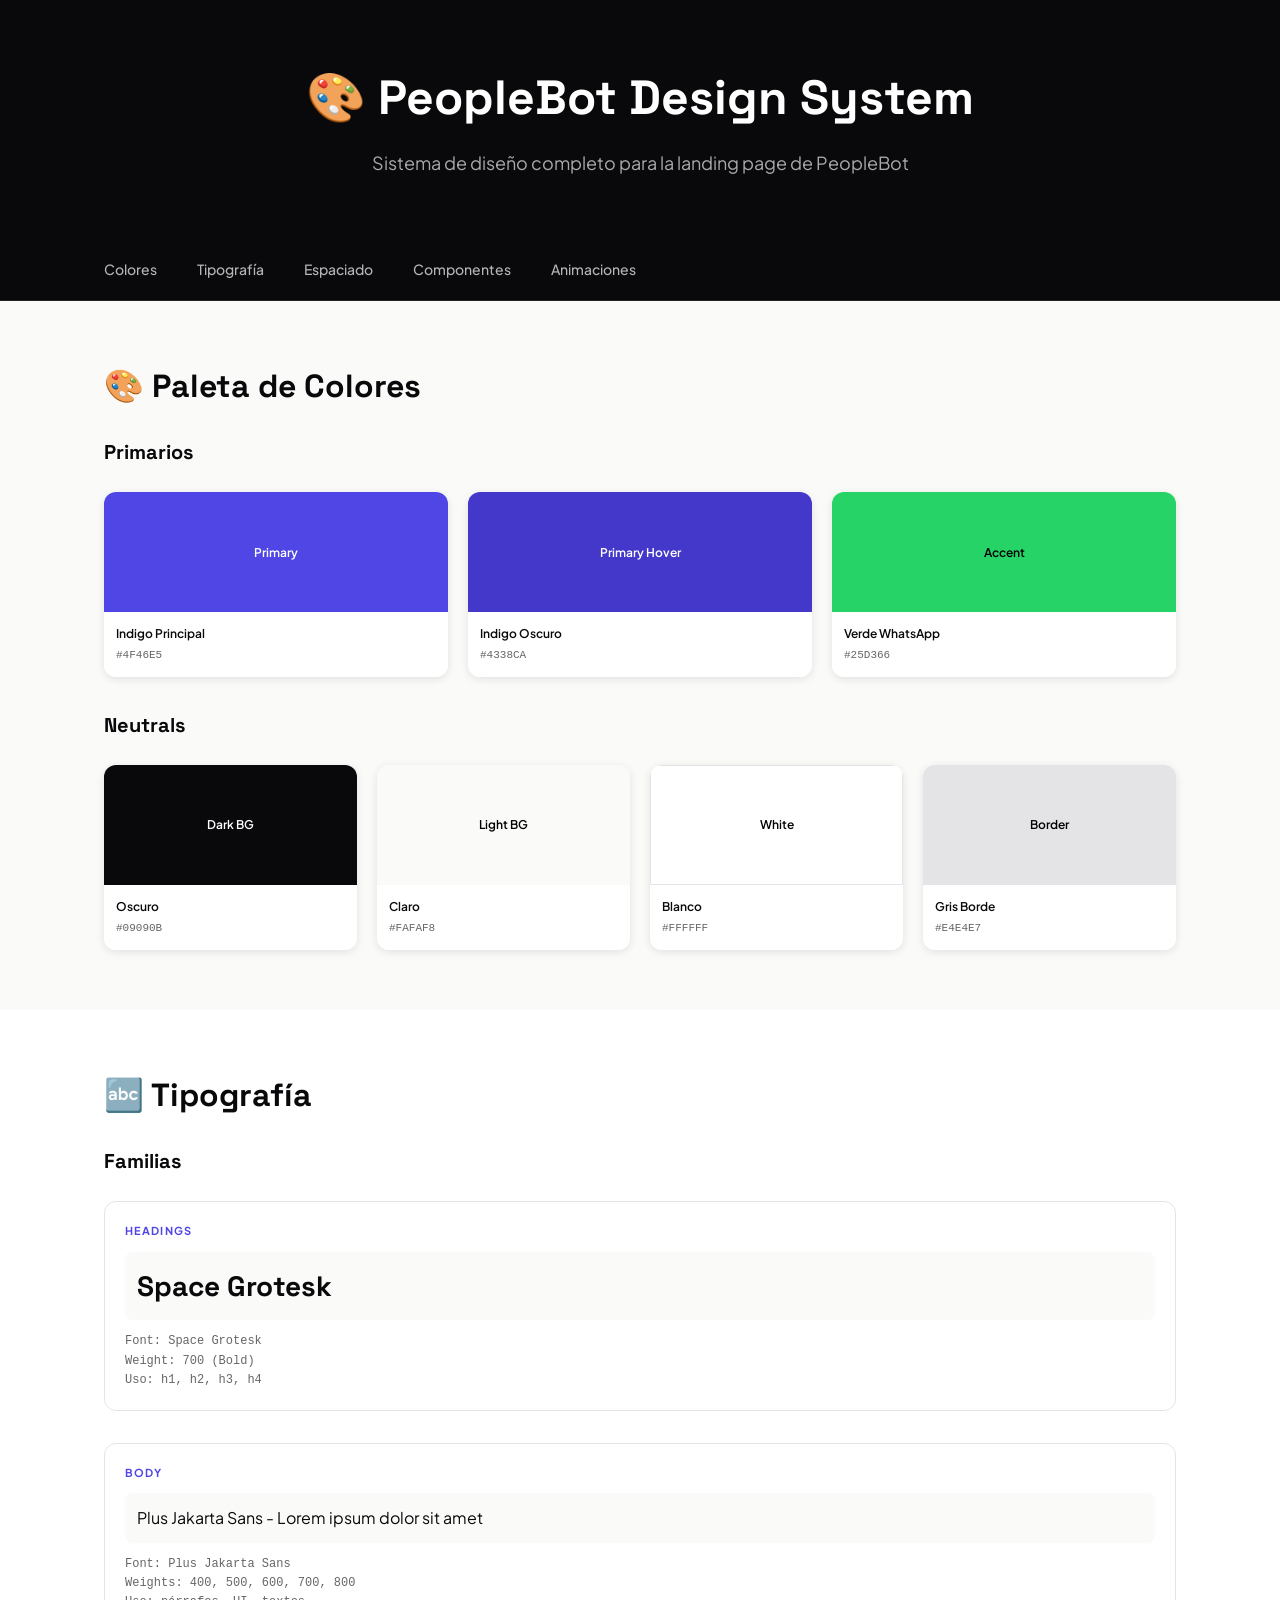
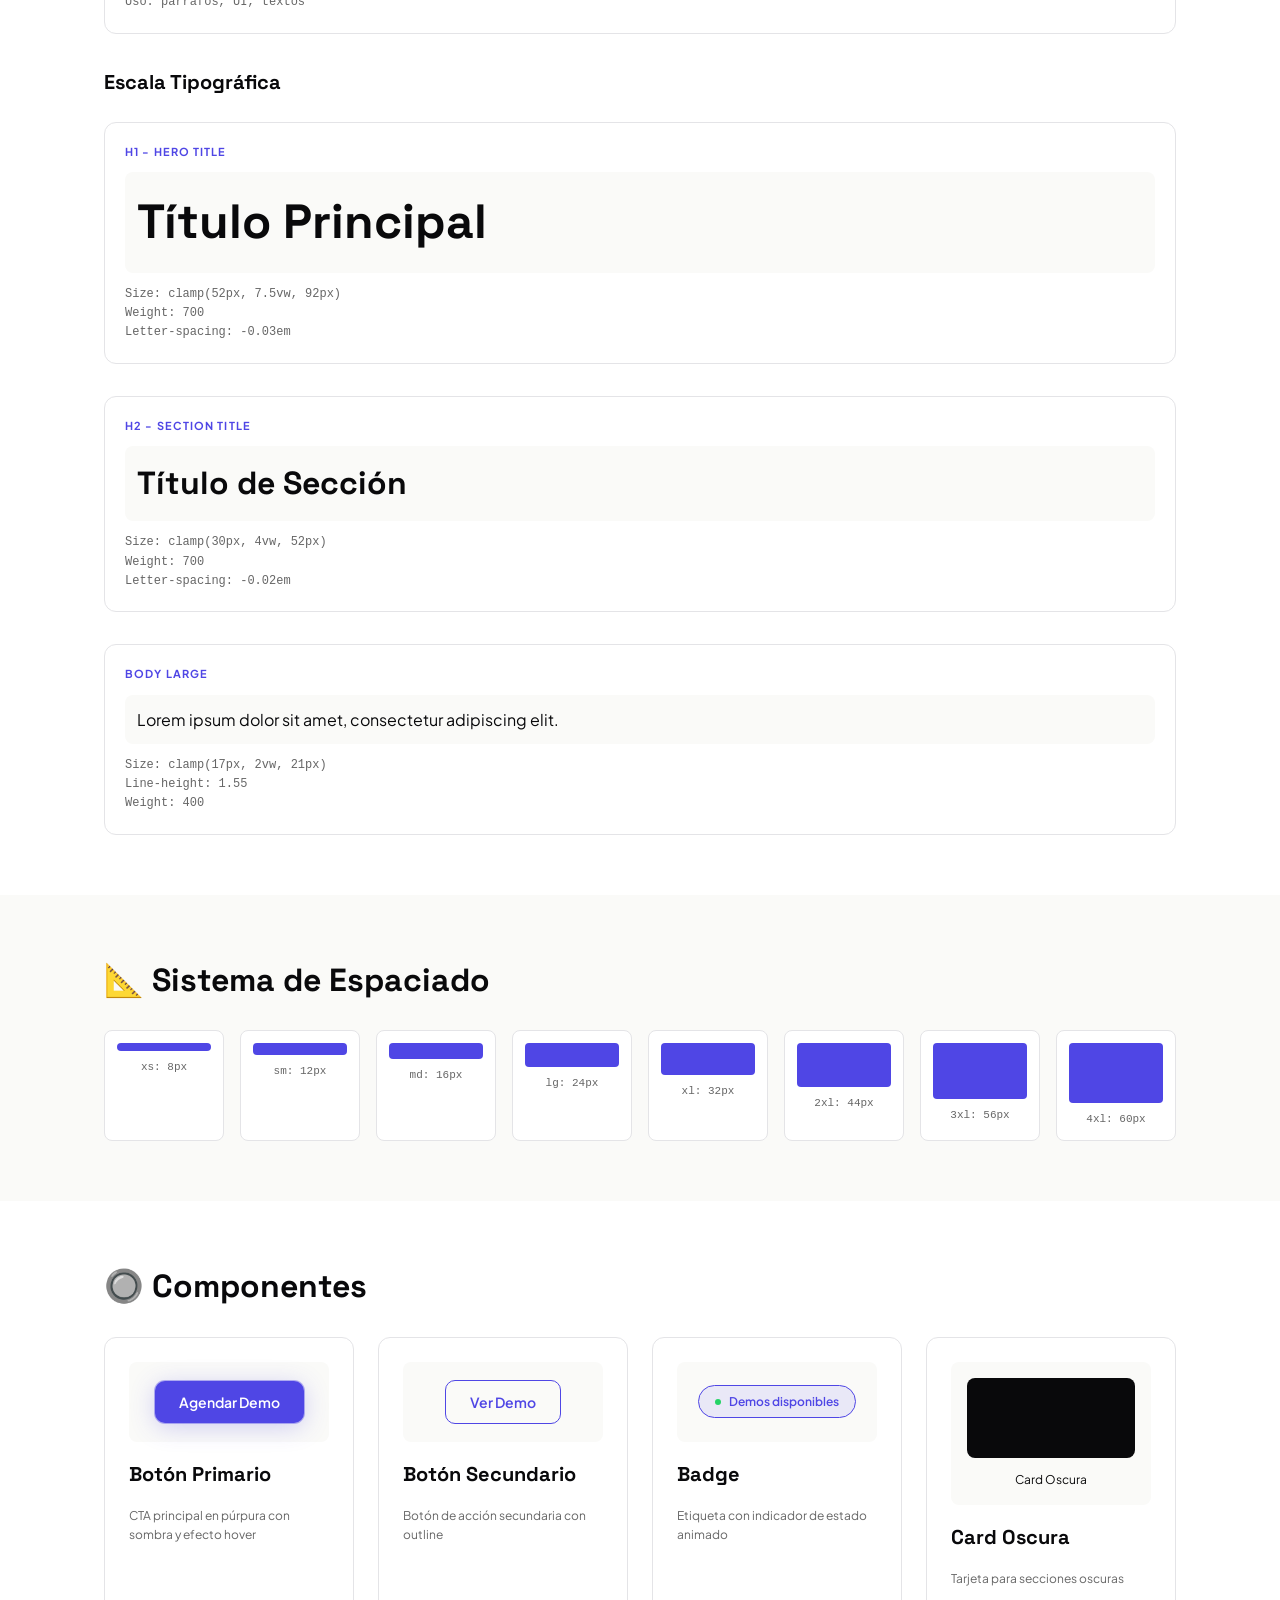
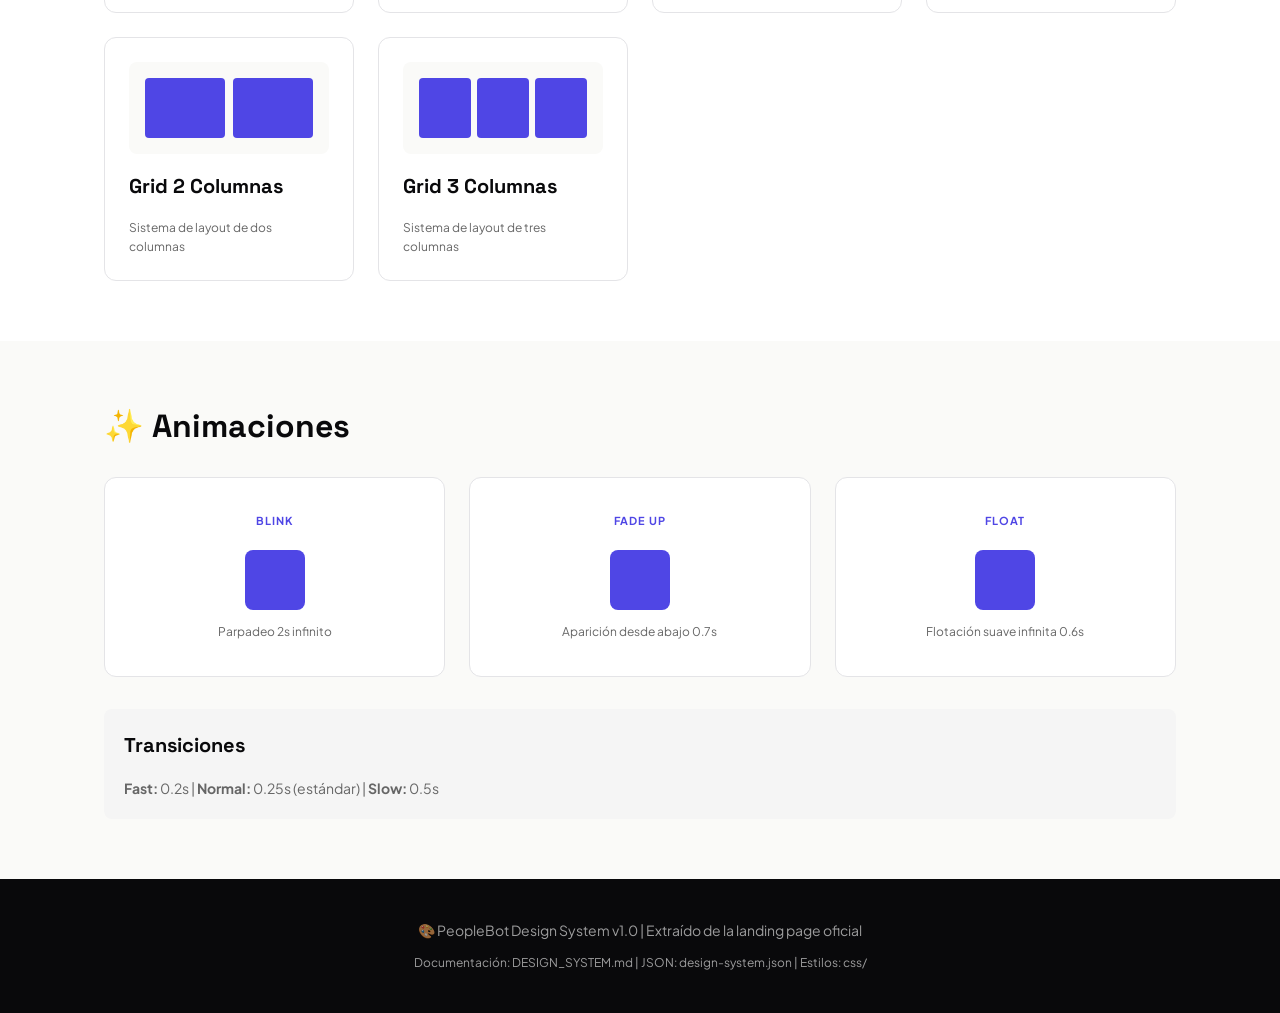
<file: uploads/PeopleBotDesignSystem/design-system-interactive-3d55698d.html>
<!DOCTYPE html>
<html lang="es">
<head>
  <meta charset="UTF-8">
  <meta name="viewport" content="width=device-width, initial-scale=1.0">
  <title>PeopleBot Design System - Interactive Guide</title>
  <link rel="preconnect" href="https://fonts.googleapis.com">
  <link rel="preconnect" href="https://fonts.gstatic.com" crossorigin="anonymous">
  <link href="https://fonts.googleapis.com/css2?family=Space+Grotesk:wght@400;500;600;700&family=Plus+Jakarta+Sans:wght@400;500;600;700;800&display=swap" rel="stylesheet">
  <style>
    *, *::before, *::after {
      box-sizing: border-box;
      margin: 0;
      padding: 0;
    }

    :root {
      --color-primary: #4F46E5;
      --color-primary-hover: #4338CA;
      --color-accent-green: #25D366;
      --color-dark-bg: #09090B;
      --color-light-bg: #FAFAF8;
      --color-white: #fff;
      --color-gray-border: #E4E4E7;
      --font-heading: 'Space Grotesk', sans-serif;
      --font-body: 'Plus Jakarta Sans', sans-serif;
      --spacing-lg: 24px;
      --spacing-xl: 32px;
      --radius-xl: 18px;
      --transition: 0.25s;
    }

    html {
      scroll-behavior: smooth;
    }

    body {
      font-family: var(--font-body);
      background: var(--color-light-bg);
      color: var(--color-dark-bg);
      line-height: 1.6;
      -webkit-font-smoothing: antialiased;
    }

    h1, h2, h3 {
      font-family: var(--font-heading);
      font-weight: 700;
    }

    h1 {
      font-size: 48px;
      margin-bottom: 16px;
    }

    h2 {
      font-size: 32px;
      margin-bottom: 24px;
      color: var(--color-dark-bg);
    }

    h3 {
      font-size: 20px;
      margin-bottom: 16px;
      color: var(--color-dark-bg);
    }

    .container {
      max-width: 1120px;
      margin: 0 auto;
      padding: 0 24px;
    }

    /* Header */
    .header {
      background: var(--color-dark-bg);
      color: var(--color-white);
      padding: 60px 24px;
      text-align: center;
    }

    .header h1 {
      color: var(--color-white);
      margin-bottom: 12px;
    }

    .header p {
      font-size: 18px;
      color: rgba(255, 255, 255, 0.65);
    }

    /* Navigation */
    .nav {
      background: var(--color-dark-bg);
      color: var(--color-white);
      padding: 20px 0;
      position: sticky;
      top: 0;
      z-index: 100;
      border-bottom: 1px solid rgba(255, 255, 255, 0.1);
    }

    .nav-content {
      display: flex;
      gap: 40px;
      max-width: 1120px;
      margin: 0 auto;
      padding: 0 24px;
      flex-wrap: wrap;
    }

    .nav a {
      color: rgba(255, 255, 255, 0.7);
      text-decoration: none;
      font-size: 14px;
      font-weight: 500;
      transition: color var(--transition);
    }

    .nav a:hover {
      color: var(--color-white);
    }

    /* Sections */
    section {
      padding: 60px 24px;
    }

    section:nth-child(even) {
      background: var(--color-white);
    }

    section:nth-child(odd) {
      background: var(--color-light-bg);
    }

    /* Colors Grid */
    .color-grid {
      display: grid;
      grid-template-columns: repeat(auto-fit, minmax(200px, 1fr));
      gap: 20px;
      margin-top: 24px;
    }

    .color-box {
      border-radius: 12px;
      overflow: hidden;
      box-shadow: 0 2px 8px rgba(0, 0, 0, 0.1);
    }

    .color-sample {
      width: 100%;
      height: 120px;
      display: flex;
      align-items: center;
      justify-content: center;
      color: var(--color-white);
      font-size: 12px;
      font-weight: 600;
    }

    .color-info {
      padding: 12px;
      background: var(--color-white);
      font-size: 12px;
    }

    .color-name {
      font-weight: 600;
      margin-bottom: 4px;
    }

    .color-hex {
      color: #666;
      font-family: monospace;
      font-size: 11px;
    }

    /* Typography */
    .typo-grid {
      display: grid;
      grid-template-columns: 1fr;
      gap: 32px;
      margin-top: 24px;
    }

    .typo-item {
      padding: 20px;
      background: var(--color-white);
      border-radius: 12px;
      border: 1px solid var(--color-gray-border);
    }

    .typo-label {
      font-size: 11px;
      color: var(--color-primary);
      font-weight: 700;
      text-transform: uppercase;
      letter-spacing: 0.1em;
      margin-bottom: 8px;
    }

    .typo-preview {
      margin: 12px 0;
      padding: 12px;
      background: var(--color-light-bg);
      border-radius: 8px;
    }

    .typo-specs {
      font-size: 12px;
      color: #666;
      margin-top: 12px;
      font-family: monospace;
      line-height: 1.6;
    }

    /* Components */
    .component-grid {
      display: grid;
      grid-template-columns: repeat(auto-fit, minmax(250px, 1fr));
      gap: 24px;
      margin-top: 24px;
    }

    .component-card {
      padding: 24px;
      background: var(--color-white);
      border-radius: 12px;
      border: 1px solid var(--color-gray-border);
      transition: all var(--transition);
    }

    .component-card:hover {
      box-shadow: 0 8px 24px rgba(0, 0, 0, 0.08);
    }

    .component-preview {
      margin-bottom: 16px;
      padding: 16px;
      background: var(--color-light-bg);
      border-radius: 8px;
      display: flex;
      align-items: center;
      justify-content: center;
      min-height: 80px;
    }

    .component-description {
      font-size: 12px;
      color: #666;
    }

    /* Buttons */
    .btn {
      display: inline-flex;
      align-items: center;
      gap: 8px;
      padding: 12px 24px;
      border: none;
      border-radius: 10px;
      font-size: 14px;
      font-weight: 600;
      cursor: pointer;
      transition: all var(--transition);
      font-family: var(--font-body);
      text-decoration: none;
    }

    .btn-primary {
      background: var(--color-primary);
      color: var(--color-white);
      box-shadow: 0 0 0 1px rgba(79, 70, 229, 0.4), 0 4px 24px rgba(79, 70, 229, 0.25);
    }

    .btn-primary:hover {
      background: var(--color-primary-hover);
      transform: translateY(-2px);
    }

    .btn-secondary {
      background: transparent;
      color: var(--color-primary);
      border: 1px solid var(--color-primary);
    }

    .btn-secondary:hover {
      background: rgba(79, 70, 229, 0.05);
    }

    /* Badges */
    .badge {
      display: inline-flex;
      align-items: center;
      gap: 8px;
      padding: 6px 16px;
      background: rgba(79, 70, 229, 0.1);
      border: 1px solid var(--color-primary);
      border-radius: 20px;
      font-size: 12px;
      font-weight: 600;
      color: var(--color-primary);
    }

    .badge-dot {
      width: 6px;
      height: 6px;
      background: var(--color-accent-green);
      border-radius: 50%;
      animation: blink 2s infinite;
    }

    @keyframes blink {
      0%, 100% { opacity: 1; }
      50% { opacity: 0.3; }
    }

    /* Spacing Grid */
    .spacing-grid {
      display: grid;
      grid-template-columns: repeat(auto-fit, minmax(100px, 1fr));
      gap: 16px;
      margin-top: 24px;
    }

    .spacing-item {
      padding: 12px;
      background: var(--color-white);
      border-radius: 8px;
      border: 1px solid var(--color-gray-border);
      text-align: center;
    }

    .spacing-box {
      background: var(--color-primary);
      border-radius: 4px;
      height: 40px;
      margin-bottom: 8px;
    }

    .spacing-label {
      font-size: 11px;
      color: #666;
      font-family: monospace;
    }

    /* Animations Preview */
    .animation-grid {
      display: grid;
      grid-template-columns: repeat(auto-fit, minmax(150px, 1fr));
      gap: 24px;
      margin-top: 24px;
    }

    .animation-box {
      padding: 24px;
      background: var(--color-white);
      border-radius: 12px;
      border: 1px solid var(--color-gray-border);
      text-align: center;
      min-height: 200px;
      display: flex;
      flex-direction: column;
      align-items: center;
      justify-content: center;
    }

    .animation-demo {
      width: 60px;
      height: 60px;
      background: var(--color-primary);
      border-radius: 8px;
      margin: 12px 0;
    }

    .demo-blink {
      animation: blink 2s infinite;
    }

    .demo-fadeup {
      animation: fadeUp 0.7s both;
    }

    @keyframes fadeUp {
      from { opacity: 0; transform: translateY(20px); }
      to { opacity: 1; transform: translateY(0); }
    }

    .demo-float {
      animation: float 0.6s ease-in-out infinite;
    }

    @keyframes float {
      0%, 100% { transform: translateY(0px); }
      50% { transform: translateY(-10px); }
    }

    /* Footer */
    footer {
      background: var(--color-dark-bg);
      color: rgba(255, 255, 255, 0.6);
      padding: 40px 24px;
      text-align: center;
      font-size: 14px;
    }

    /* Responsive */
    @media (max-width: 768px) {
      h1 { font-size: 32px; }
      h2 { font-size: 24px; }
      h3 { font-size: 18px; }

      .nav-content {
        flex-direction: column;
        gap: 12px;
      }

      .color-grid, .component-grid, .animation-grid {
        grid-template-columns: 1fr;
      }
    }
  </style>
</head>
<body>
  <!-- Header -->
  <div class="header">
    <div class="container">
      <h1>🎨 PeopleBot Design System</h1>
      <p>Sistema de diseño completo para la landing page de PeopleBot</p>
    </div>
  </div>

  <!-- Navigation -->
  <div class="nav">
    <div class="nav-content">
      <a href="#colors">Colores</a>
      <a href="#typography">Tipografía</a>
      <a href="#spacing">Espaciado</a>
      <a href="#components">Componentes</a>
      <a href="#animations">Animaciones</a>
    </div>
  </div>

  <!-- Colors Section -->
  <section id="colors">
    <div class="container">
      <h2>🎨 Paleta de Colores</h2>

      <h3>Primarios</h3>
      <div class="color-grid">
        <div class="color-box">
          <div class="color-sample" style="background: #4F46E5;">Primary</div>
          <div class="color-info">
            <div class="color-name">Indigo Principal</div>
            <div class="color-hex">#4F46E5</div>
          </div>
        </div>
        <div class="color-box">
          <div class="color-sample" style="background: #4338CA;">Primary Hover</div>
          <div class="color-info">
            <div class="color-name">Indigo Oscuro</div>
            <div class="color-hex">#4338CA</div>
          </div>
        </div>
        <div class="color-box">
          <div class="color-sample" style="background: #25D366; color: #000;">Accent</div>
          <div class="color-info">
            <div class="color-name">Verde WhatsApp</div>
            <div class="color-hex">#25D366</div>
          </div>
        </div>
      </div>

      <h3 style="margin-top: 32px;">Neutrals</h3>
      <div class="color-grid">
        <div class="color-box">
          <div class="color-sample" style="background: #09090B;">Dark BG</div>
          <div class="color-info">
            <div class="color-name">Oscuro</div>
            <div class="color-hex">#09090B</div>
          </div>
        </div>
        <div class="color-box">
          <div class="color-sample" style="background: #FAFAF8; color: #000;">Light BG</div>
          <div class="color-info">
            <div class="color-name">Claro</div>
            <div class="color-hex">#FAFAF8</div>
          </div>
        </div>
        <div class="color-box">
          <div class="color-sample" style="background: #fff; color: #000; border: 1px solid #E4E4E7;">White</div>
          <div class="color-info">
            <div class="color-name">Blanco</div>
            <div class="color-hex">#FFFFFF</div>
          </div>
        </div>
        <div class="color-box">
          <div class="color-sample" style="background: #E4E4E7; color: #000;">Border</div>
          <div class="color-info">
            <div class="color-name">Gris Borde</div>
            <div class="color-hex">#E4E4E7</div>
          </div>
        </div>
      </div>
    </div>
  </section>

  <!-- Typography Section -->
  <section id="typography">
    <div class="container">
      <h2>🔤 Tipografía</h2>

      <h3>Familias</h3>
      <div class="typo-grid">
        <div class="typo-item">
          <div class="typo-label">Headings</div>
          <div class="typo-preview" style="font-family: 'Space Grotesk', sans-serif; font-size: 28px; font-weight: 700;">
            Space Grotesk
          </div>
          <div class="typo-specs">
            Font: Space Grotesk<br>
            Weight: 700 (Bold)<br>
            Uso: h1, h2, h3, h4
          </div>
        </div>

        <div class="typo-item">
          <div class="typo-label">Body</div>
          <div class="typo-preview" style="font-family: 'Plus Jakarta Sans', sans-serif; font-size: 16px;">
            Plus Jakarta Sans - Lorem ipsum dolor sit amet
          </div>
          <div class="typo-specs">
            Font: Plus Jakarta Sans<br>
            Weights: 400, 500, 600, 700, 800<br>
            Uso: párrafos, UI, textos
          </div>
        </div>
      </div>

      <h3 style="margin-top: 32px;">Escala Tipográfica</h3>
      <div class="typo-grid">
        <div class="typo-item">
          <div class="typo-label">H1 - Hero Title</div>
          <div class="typo-preview" style="font-family: 'Space Grotesk', sans-serif; font-size: 48px; font-weight: 700;">
            Título Principal
          </div>
          <div class="typo-specs">
            Size: clamp(52px, 7.5vw, 92px)<br>
            Weight: 700<br>
            Letter-spacing: -0.03em
          </div>
        </div>

        <div class="typo-item">
          <div class="typo-label">H2 - Section Title</div>
          <div class="typo-preview" style="font-family: 'Space Grotesk', sans-serif; font-size: 32px; font-weight: 700;">
            Título de Sección
          </div>
          <div class="typo-specs">
            Size: clamp(30px, 4vw, 52px)<br>
            Weight: 700<br>
            Letter-spacing: -0.02em
          </div>
        </div>

        <div class="typo-item">
          <div class="typo-label">Body Large</div>
          <div class="typo-preview">
            Lorem ipsum dolor sit amet, consectetur adipiscing elit.
          </div>
          <div class="typo-specs">
            Size: clamp(17px, 2vw, 21px)<br>
            Line-height: 1.55<br>
            Weight: 400
          </div>
        </div>
      </div>
    </div>
  </section>

  <!-- Spacing Section -->
  <section id="spacing">
    <div class="container">
      <h2>📐 Sistema de Espaciado</h2>

      <div class="spacing-grid">
        <div class="spacing-item">
          <div class="spacing-box" style="height: 8px;"></div>
          <div class="spacing-label">xs: 8px</div>
        </div>
        <div class="spacing-item">
          <div class="spacing-box" style="height: 12px;"></div>
          <div class="spacing-label">sm: 12px</div>
        </div>
        <div class="spacing-item">
          <div class="spacing-box" style="height: 16px;"></div>
          <div class="spacing-label">md: 16px</div>
        </div>
        <div class="spacing-item">
          <div class="spacing-box" style="height: 24px;"></div>
          <div class="spacing-label">lg: 24px</div>
        </div>
        <div class="spacing-item">
          <div class="spacing-box" style="height: 32px;"></div>
          <div class="spacing-label">xl: 32px</div>
        </div>
        <div class="spacing-item">
          <div class="spacing-box" style="height: 44px;"></div>
          <div class="spacing-label">2xl: 44px</div>
        </div>
        <div class="spacing-item">
          <div class="spacing-box" style="height: 56px;"></div>
          <div class="spacing-label">3xl: 56px</div>
        </div>
        <div class="spacing-item">
          <div class="spacing-box" style="height: 60px;"></div>
          <div class="spacing-label">4xl: 60px</div>
        </div>
      </div>
    </div>
  </section>

  <!-- Components Section -->
  <section id="components">
    <div class="container">
      <h2>🔘 Componentes</h2>

      <div class="component-grid">
        <!-- Button Primary -->
        <div class="component-card">
          <div class="component-preview">
            <button class="btn btn-primary">Agendar Demo</button>
          </div>
          <h3>Botón Primario</h3>
          <div class="component-description">
            CTA principal en púrpura con sombra y efecto hover
          </div>
        </div>

        <!-- Button Secondary -->
        <div class="component-card">
          <div class="component-preview">
            <button class="btn btn-secondary">Ver Demo</button>
          </div>
          <h3>Botón Secundario</h3>
          <div class="component-description">
            Botón de acción secundaria con outline
          </div>
        </div>

        <!-- Badge -->
        <div class="component-card">
          <div class="component-preview">
            <div class="badge">
              <div class="badge-dot"></div>
              <span>Demos disponibles</span>
            </div>
          </div>
          <h3>Badge</h3>
          <div class="component-description">
            Etiqueta con indicador de estado animado
          </div>
        </div>

        <!-- Cards -->
        <div class="component-card">
          <div class="component-preview" style="flex-direction: column; gap: 12px;">
            <div style="
              width: 100%;
              height: 80px;
              background: #09090B;
              border-radius: 8px;
            "></div>
            <span style="font-size: 12px;">Card Oscura</span>
          </div>
          <h3>Card Oscura</h3>
          <div class="component-description">
            Tarjeta para secciones oscuras
          </div>
        </div>

        <!-- Grid 2 Columns -->
        <div class="component-card">
          <div class="component-preview">
            <div style="display: grid; grid-template-columns: 1fr 1fr; gap: 8px; width: 100%; height: 60px;">
              <div style="background: #4F46E5; border-radius: 4px;"></div>
              <div style="background: #4F46E5; border-radius: 4px;"></div>
            </div>
          </div>
          <h3>Grid 2 Columnas</h3>
          <div class="component-description">
            Sistema de layout de dos columnas
          </div>
        </div>

        <!-- Grid 3 Columns -->
        <div class="component-card">
          <div class="component-preview">
            <div style="display: grid; grid-template-columns: 1fr 1fr 1fr; gap: 6px; width: 100%; height: 60px;">
              <div style="background: #4F46E5; border-radius: 4px;"></div>
              <div style="background: #4F46E5; border-radius: 4px;"></div>
              <div style="background: #4F46E5; border-radius: 4px;"></div>
            </div>
          </div>
          <h3>Grid 3 Columnas</h3>
          <div class="component-description">
            Sistema de layout de tres columnas
          </div>
        </div>
      </div>
    </div>
  </section>

  <!-- Animations Section -->
  <section id="animations">
    <div class="container">
      <h2>✨ Animaciones</h2>

      <div class="animation-grid">
        <div class="animation-box">
          <div class="typo-label">Blink</div>
          <div class="animation-demo demo-blink"></div>
          <div class="component-description">
            Parpadeo 2s infinito
          </div>
        </div>

        <div class="animation-box">
          <div class="typo-label">Fade Up</div>
          <div class="animation-demo demo-fadeup"></div>
          <div class="component-description">
            Aparición desde abajo 0.7s
          </div>
        </div>

        <div class="animation-box">
          <div class="typo-label">Float</div>
          <div class="animation-demo demo-float"></div>
          <div class="component-description">
            Flotación suave infinita 0.6s
          </div>
        </div>
      </div>

      <div style="margin-top: 32px; padding: 20px; background: #f5f5f5; border-radius: 8px;">
        <h3>Transiciones</h3>
        <p style="font-size: 14px; color: #666; margin-top: 12px;">
          <strong>Fast:</strong> 0.2s |
          <strong>Normal:</strong> 0.25s (estándar) |
          <strong>Slow:</strong> 0.5s
        </p>
      </div>
    </div>
  </section>

  <!-- Footer -->
  <footer>
    <div class="container">
      <p>🎨 PeopleBot Design System v1.0 | Extraído de la landing page oficial</p>
      <p style="margin-top: 12px; font-size: 12px;">
        Documentación: DESIGN_SYSTEM.md | JSON: design-system.json | Estilos: css/
      </p>
    </div>
  </footer>
</body>
</html>
</file>
